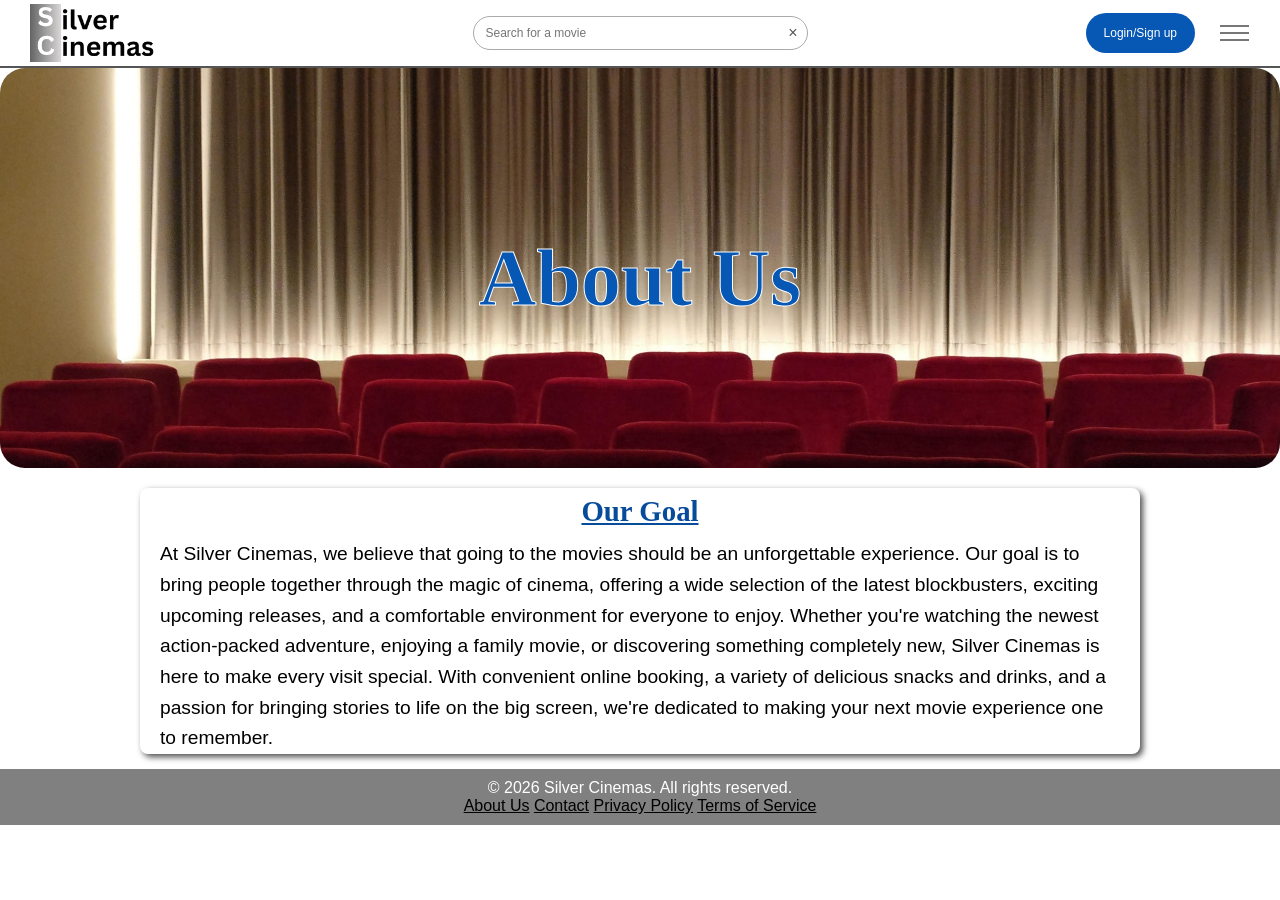
<file: about.html>
<!DOCTYPE html>
<html lang="en">
<head>
    <meta charset="UTF-8">
    <meta name="viewport" content="width=device-width, initial-scale=1.0">
    <link rel="stylesheet" href="stylesheet.css">
    <title>About Us</title>
</head>

<header class="navbar">

    <!-- Silver Cinemas logo -->
    <a href="index.html" class="logo">
        <img src="./assets/Untitled_design-removebg-preview.png" alt="Silver Cinemas">
    </a>
    <!-- Search bar -->
    <div class="search-container">
        <input
            type="text"
            placeholder="Search for a movie"
        >
        <button class="clear-button">
            ×
        </button>
    </div>
    <!-- Right side of navigation -->
    <div class="nav-actions">
        <!-- Login button -->
        <button class="login-button">
            Login/Sign up
        </button>
        <!-- Hamburger menu -->
        <div class="menu-container">
            <button
                class="menu-button"
                aria-label="Open menu"
            >
                <span></span>
                <span></span>
                <span></span>
            </button>
            <!-- Menu links -->
            <nav class="menu">
                <a href="./index.html">Home</a>
                <a href="./Food&Drinks.html">Food & Drinks</a>
                <a href="./about.html">About Us</a>
                <a href="./contact.html">Contact</a>
            </nav>
        </div>
    </div>

</header>

<body>
    <!-- This banner introduces the cinema and its story. -->
    <div class="top-image">
        <h1 id="About-Us-Heading">About Us</h1>
    </div>
        <!-- The text below explains the cinema's goal. -->
        <div class="about-us-text">
            <h2>Our Goal</h2>
            <p>At Silver Cinemas, we believe that going to the movies should be an unforgettable experience. Our goal is to bring people together through the magic of cinema, offering a wide selection of the latest blockbusters, exciting upcoming releases, and a comfortable environment for everyone to enjoy. Whether you're watching the newest action-packed adventure, enjoying a family movie, or discovering something completely new, Silver Cinemas is here to make every visit special. With convenient online booking, a variety of delicious snacks and drinks, and a passion for bringing stories to life on the big screen, we're dedicated to making your next movie experience one to remember.</p>
        </div>
    
    <script src="search.js"></script>
    <script src="script.js"></script>
    <footer>
        <p>&copy; 2026 Silver Cinemas. All rights reserved.</p>
        <div class="footer-links">
            <a href="./about.html">About Us</a>
            <a href="./contact.html">Contact</a>
            <a href="./privacy.html">Privacy Policy</a>
            <a href="./terms.html">Terms of Service</a>
        </div>
    </footer>
</body>
</html>
</file>
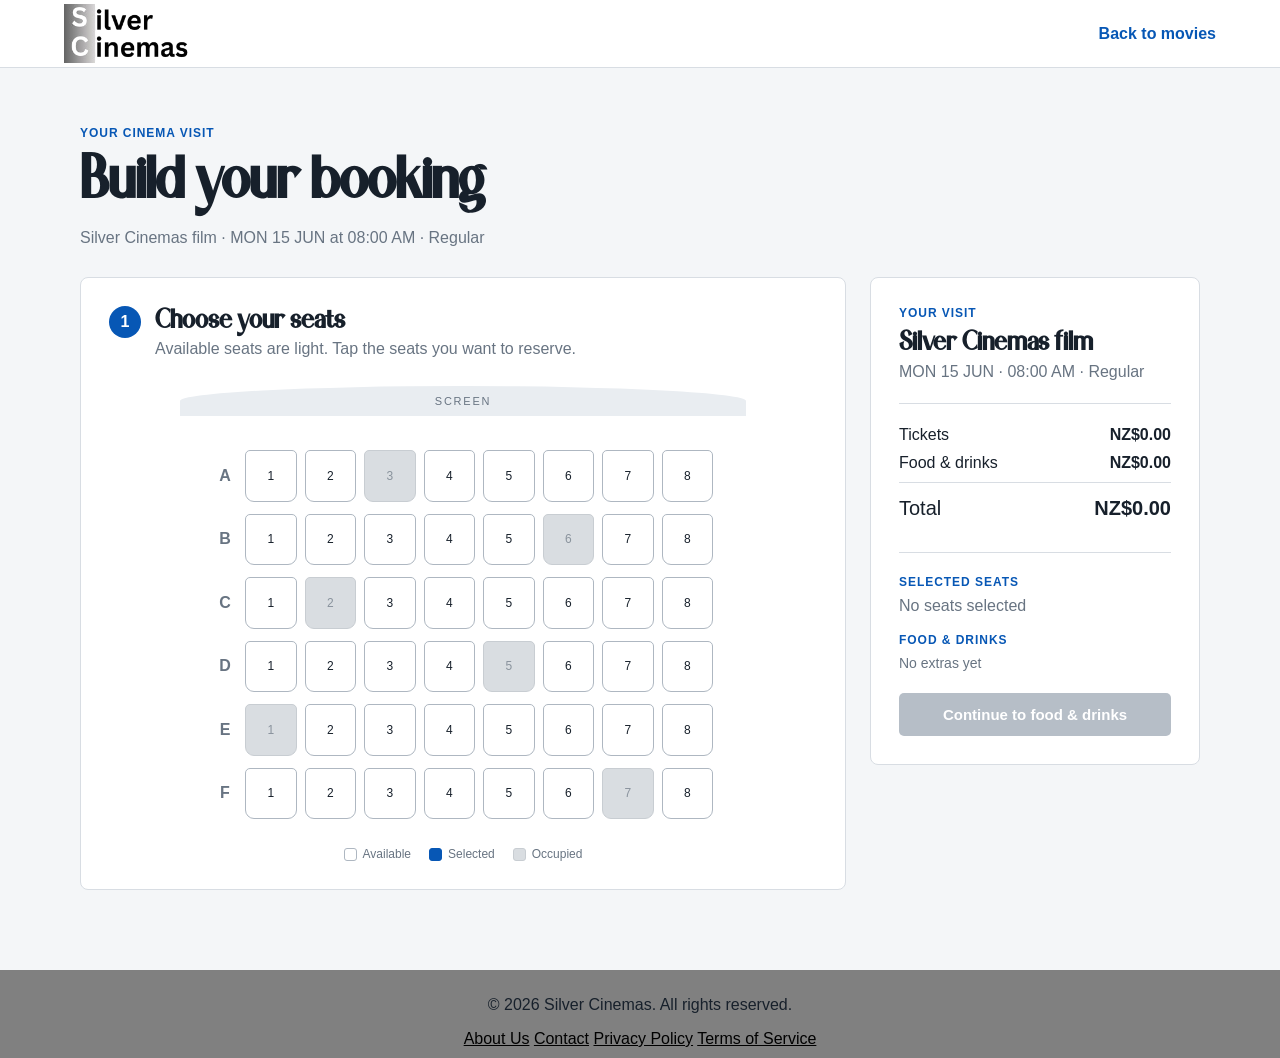
<file: booking.html>
<!DOCTYPE html>
<html lang="en">
<head>
    <meta charset="UTF-8">
    <meta name="viewport" content="width=device-width, initial-scale=1.0">
    <title>Book your seats | Silver Cinemas</title>
    <link rel="stylesheet" href="./booking-styles.css">
</head>
<body>
    <header class="booking-header">
        <a href="./index.html" class="booking-logo">
            <img src="./assets/Untitled_design-removebg-preview.png" alt="Silver Cinemas">
        </a>
        <a class="back-link" href="./index.html">Back to movies</a>
    </header>

    <main class="booking-shell">
        <!-- BOOKING INTRODUCTION -->
        <div class="booking-heading">
            <p class="eyebrow">Your cinema visit</p>
            <h1>Build your booking</h1>
            <p id="booking-details">Choose your seats, then add something delicious for the film.</p>
        </div>

        <!-- SEAT SELECTION AND BOOKING SUMMARY -->
        <div class="booking-layout">
            <section class="booking-panel">
                <div class="step-heading">
                    <span class="step-number">1</span>
                    <div>
                        <h2>Choose your seats</h2>
                        <p>Available seats are light. Tap the seats you want to reserve.</p>
                    </div>
                </div>
                <!-- The seat map is created from the available rows and seats. -->
                <div class="screen">SCREEN</div>
                <div id="seat-map" class="seat-map" aria-label="Seat selection"></div>
                <div class="seat-legend">
                    <span><i class="legend-seat available"></i>Available</span>
                    <span><i class="legend-seat selected"></i>Selected</span>
                    <span><i class="legend-seat occupied"></i>Occupied</span>
                </div>
            </section>

            <aside class="booking-summary">
                <!-- These totals update when seats or food choices change. -->
                <div class="summary-block">
                    <p class="summary-label">Your visit</p>
                    <h2 id="summary-movie">Movie booking</h2>
                    <p id="summary-showtime">Select a showtime to begin</p>
                </div>
                <div class="summary-block">
                    <div class="summary-row"><span>Tickets</span><strong id="ticket-total">NZ$0.00</strong></div>
                    <div class="summary-row"><span>Food & drinks</span><strong id="food-total">NZ$0.00</strong></div>
                    <div class="summary-total"><span>Total</span><strong id="booking-total">NZ$0.00</strong></div>
                </div>
                <div class="summary-block selected-items">
                    <p class="summary-label">Selected seats</p>
                    <p id="selected-seats">No seats selected</p>
                    <p class="summary-label food-label">Food & drinks</p>
                    <div id="selected-food">No extras yet</div>
                </div>
                <button id="continue-button" class="primary-button" type="button" disabled>Continue to food & drinks</button>
            </aside>
        </div>

        <!-- FOOD AND DRINK SELECTION -->
        <section id="concessions" class="booking-panel concessions-panel" hidden>
            <div class="step-heading">
                <span class="step-number">2</span>
                <div>
                    <h2>Food & drinks</h2>
                    <p>Add treats to collect at the cinema, or continue without extras.</p>
                </div>
            </div>
            <div id="concession-list" class="concession-list"></div>
            <button id="review-button" class="primary-button" type="button">Review booking</button>
        </section>

        <!-- BOOKING REVIEW -->
        <section id="review" class="booking-panel review-panel" hidden>
            <div class="step-heading">
                <span class="step-number">3</span>
                <div>
                    <h2>Review your booking</h2>
                    <p>Everything looks good? Confirm this demo booking below.</p>
                </div>
            </div>
            <div id="review-content" class="review-content"></div>
            <button id="confirm-button" class="primary-button" type="button">Confirm booking</button>
        </section>

        <!-- BOOKING CONFIRMATION -->
        <section id="confirmation" class="confirmation-panel" hidden>
            <p class="eyebrow">Booking confirmed</p>
            <h2 id="confirmation-title">Enjoy the show.</h2>
            <p id="confirmation-details"></p>
            <a class="primary-button" href="./index.html">Browse more films</a>
        </section>
    </main>
    <script src="./booking.js"></script>
    <footer>
        <p>&copy; 2026 Silver Cinemas. All rights reserved.</p>
        <div class="footer-links">
            <a href="./about.html">About Us</a>
            <a href="./contact.html">Contact</a>
            <a href="./privacy.html">Privacy Policy</a>
            <a href="./terms.html">Terms of Service</a>
        </div>
    </footer>
</body>
</html>
</file>
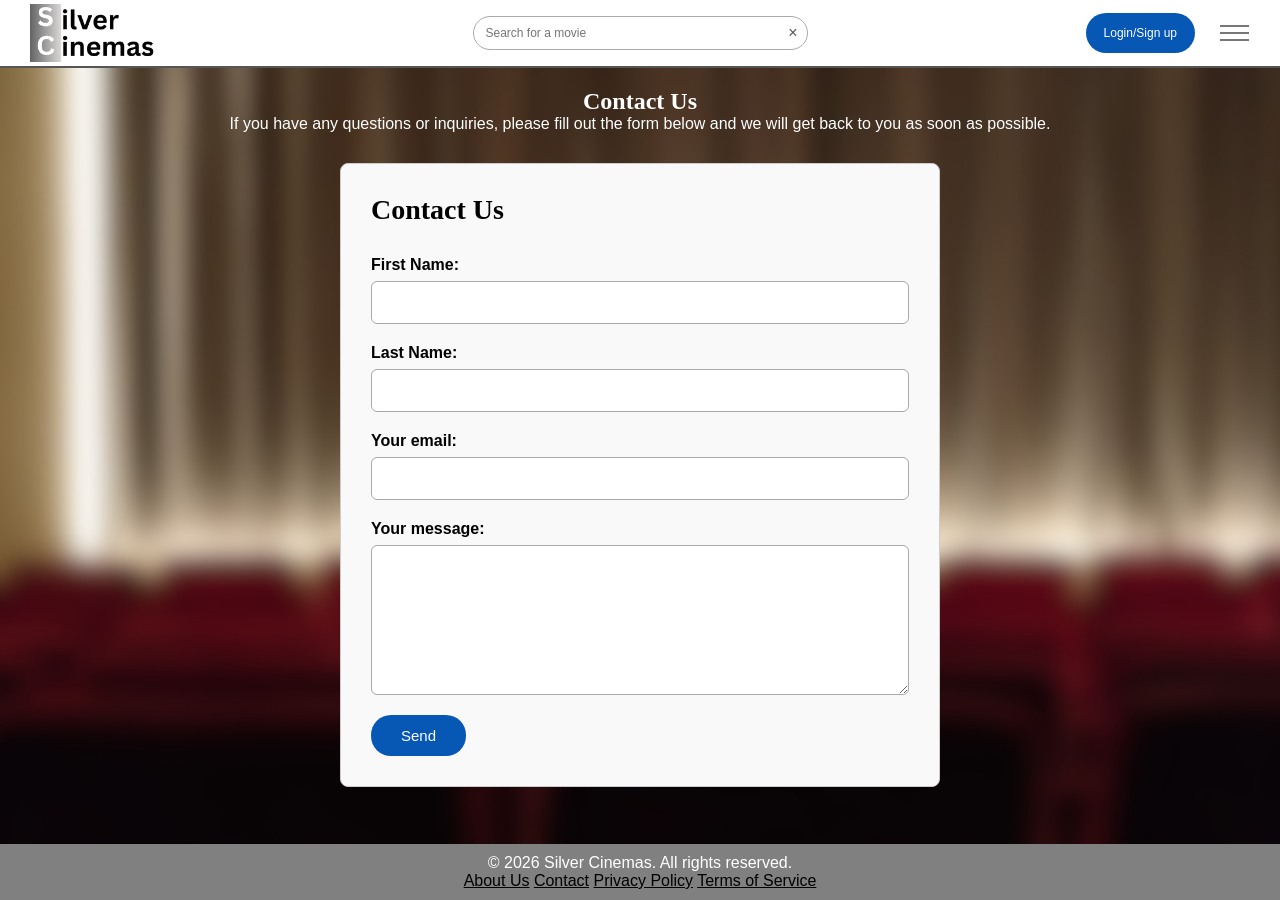
<file: contact.html>
<!DOCTYPE html>
<html lang="en">
<head>
    <meta charset="UTF-8">
    <meta name="viewport" content="width=device-width, initial-scale=1.0">
    <link rel="stylesheet" href="stylesheet.css">
    <title>Contact Us</title>
</head>


<body class="contact-page">

<nav class="navbar">

        <!-- Silver Cinemas logo -->
        <a href="index.html" class="logo">
            <img src="./assets/Untitled_design-removebg-preview.png" alt="Silver Cinemas">
        </a>


        <!-- Search bar -->
        <div class="search-container">

            <input type="text" placeholder="Search for a movie">
            <button class="clear-button">
                ×
            </button>

        </div>


        <!-- Right side of navigation -->
        <div class="nav-actions">

            <!-- Login button -->
            <button class="login-button">
                Login/Sign up
            </button>


            <!-- Hamburger menu -->
            <div class="menu-container">

                <button
                    class="menu-button"
                    aria-label="Open menu"
                >
                    <span></span>
                    <span></span>
                    <span></span>
                </button>


                <!-- Menu links -->
                <nav class="menu">

                    <a href="./index.html">Home</a>

                    <a href="./Food&Drinks.html">Food & Drinks</a>

                    <a href="./about.html">About Us</a>

                    <a href="./contact.html">Contact</a>

                </nav>

            </div>

        </div>

    </nav>

<!-- Contact details and the message form sit inside this section. -->
<div class="contact-wrapper">
        <section class="contact-section">
            <h1>Contact Us</h1>
            <p>If you have any questions or inquiries, please fill out the form below and we will get back to you as soon as possible.</p>
        </section>

    <!-- Visitors can send a message using this form. -->
    <div class="contact-form">
          <!-- modify this form HTML and place wherever you want your form -->
      <form action="https://formspree.io/f/myeygqaw" method="POST">
        <h2>Contact Us</h2>
        <label>
          First Name:
          <input type="text" name="first_name">
        </label>
        <label>
          Last Name:
          <input type="text" name="last_name">
        </label>
        <label>
          Your email:
          <input type="email" name="email">
        </label>
        <label>
          Your message:
          <textarea name="message"></textarea>
        </label>
        <!-- your other form fields go here -->
        <button type="submit">Send</button>
      </form>
    </div>


<script src="search.js"></script>
<script src="script.js"></script>
</div>
<footer>
    <p>&copy; 2026 Silver Cinemas. All rights reserved.</p>
    <div class="footer-links">
        <a href="./about.html">About Us</a>
        <a href="./contact.html">Contact</a>
        <a href="./privacy.html">Privacy Policy</a>
        <a href="./terms.html">Terms of Service</a>
    </div>
</footer>
</body>
</html>
</file>
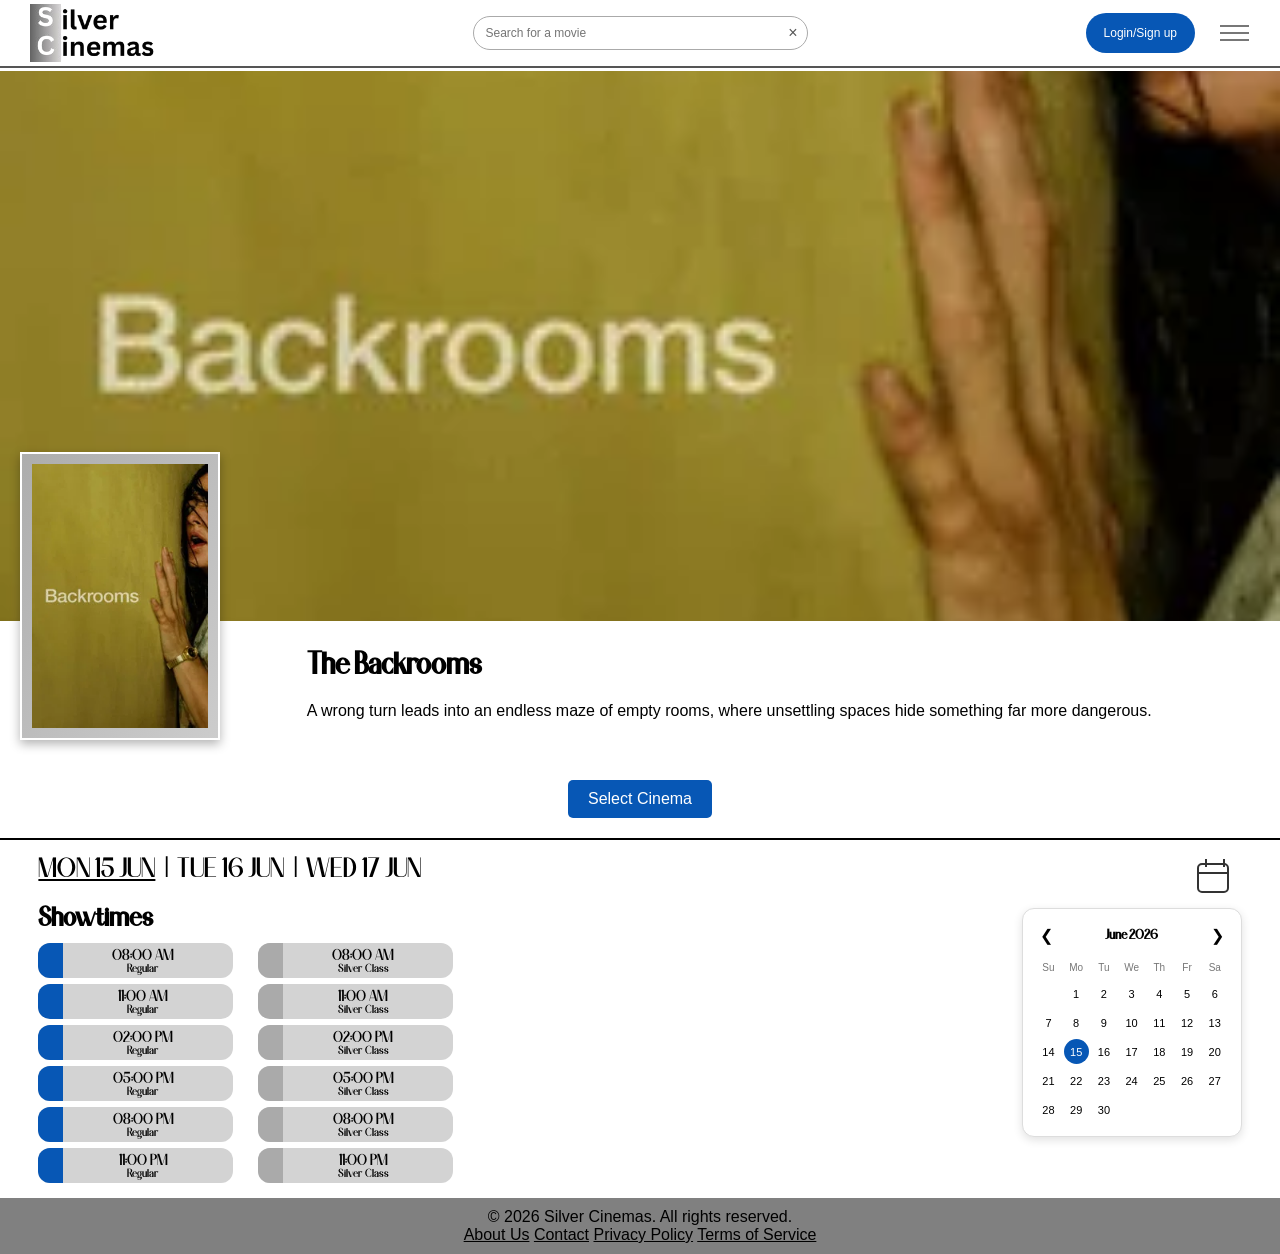
<file: movies/Backrooms.html>
<!DOCTYPE html>
<html lang="en">

<head>
    <meta charset="UTF-8">
    <meta name="viewport" content="width=device-width, initial-scale=1.0">

    <title>The Backrooms</title>

    <link rel="stylesheet" href="../movie-styles.css">
</head>


<body>

    <header class="navbar">

        <!-- Silver Cinemas logo -->
        <a href="../index.html" class="logo">
            <img src="../assets/Untitled_design-removebg-preview.png" alt="Silver Cinemas">
        </a>


        <!-- Search bar -->
        <div class="search-container">

            <input
                type="text"
                placeholder="Search for a movie"
            >

            <button class="clear-button">
                ×
            </button>

        </div>


        <!-- Right side of navigation -->
        <div class="nav-actions">

            <!-- Login button -->
            <button class="login-button">
                Login/Sign up
            </button>


            <!-- Hamburger menu -->
            <div class="menu-container">

                <button class="menu-button" aria-label="Open menu">
                    <span></span>
                    <span></span>
                    <span></span>
                </button>


                <!-- Menu links -->
                <nav class="menu">
                    <a href="../index.html">Home</a>
                    <a href="../Food&Drinks.html">Food & Drinks</a>
                    <a href="../about.html">About Us</a>
                    <a href="../contact.html">Contact</a>
                </nav>
            </div>
        </div>

    </header>
    <!-- This area shows the film artwork, title, and description. -->
    <main>
        <div class="hero-img-container">
            <img src="../assets/Backrooms poster.webp" alt="The Backrooms poster" class="hero-img">            
        </div>
        <div class="movie-description">
            <img src="../assets/Backrooms poster.webp" alt="The Backrooms poster" class="small-poster">
            <div class="movie-text">
                <h1>The Backrooms</h1>
                <p>A wrong turn leads into an endless maze of empty rooms, where unsettling spaces hide something far more dangerous.</p>
            </div>
        </div>
        <button class="select-cinema">Select Cinema</button>
        <div style="background-color: black; height: 2px;"></div>
        <!-- Choose a date and showtime for this film. -->
        <div class="booking-dates">

    <!-- Dates displayed above the showtimes -->
    <div class="date-selection">
        <h2>
            <button class="date-button active">MON 15 JUN</button>
            <span>|</span>
            <button class="date-button">TUE 16 JUN</button>
            <span>|</span>
            <button class="date-button">WED 17 JUN</button>
        </h2>
            <div class="showtimes">
                <h2>Showtimes</h2>
                <div class="showtime-buttons">

                    <div class="showtime-row">
                        <button class="showtime-button regular">
                            <span>08:00 AM</span>
                            <small>Regular</small>
                        </button>

                        <button class="showtime-button silver">
                            <span>08:00 AM</span>
                            <small>Silver Class</small>
                        </button>
                    </div>

                    <div class="showtime-row">
                        <button class="showtime-button regular">
                            <span>11:00 AM</span>
                            <small>Regular</small>
                        </button>

                        <button class="showtime-button silver">
                            <span>11:00 AM</span>
                            <small>Silver Class</small>
                        </button>
                    </div>

                    <div class="showtime-row">
                        <button class="showtime-button regular">
                            <span>02:00 PM</span>
                            <small>Regular</small>
                        </button>

                        <button class="showtime-button silver">
                            <span>02:00 PM</span>
                            <small>Silver Class</small>
                        </button>
                    </div>

                    <div class="showtime-row">
                        <button class="showtime-button regular">
                            <span>05:00 PM</span>
                            <small>Regular</small>
                        </button>

                        <button class="showtime-button silver">
                            <span>05:00 PM</span>
                            <small>Silver Class</small>
                        </button>
                    </div>

                    <div class="showtime-row">
                        <button class="showtime-button regular">
                            <span>08:00 PM</span>
                            <small>Regular</small>
                        </button>

                        <button class="showtime-button silver">
                            <span>08:00 PM</span>
                            <small>Silver Class</small>
                        </button>
                    </div>

                    <div class="showtime-row">
                        <button class="showtime-button regular">
                            <span>11:00 PM</span>
                            <small>Regular</small>
                        </button>

                        <button class="showtime-button silver">
                            <span>11:00 PM</span>
                            <small>Silver Class</small>
                        </button>
                    </div>

                </div>

            </div>
            </div>
             <!-- Calendar -->
    <div class="calendar-container">
        <!-- Calendar icon -->
        <button class="calendar-toggle" aria-label="Open calendar">
            <span class="calendar-icon"></span>
        </button>

        <div class="calendar">
            <!-- Calendar header -->
            <div class="calendar-header">
                <button class="calendar-prev">
                    &#10094;
                </button>
                <h3 id="calendar-month">June 2026</h3>
                <button class="calendar-next">
                    &#10095;
                </button>
            </div>
            <!-- Days of the week -->
            <div class="calendar-weekdays">
                <span>Su</span>
                <span>Mo</span>
                <span>Tu</span>
                <span>We</span>
                <span>Th</span>
                <span>Fr</span>
                <span>Sa</span>
            </div>
            <!-- Calendar dates -->
            <div class="calendar-days" id="calendar-days"></div>
        </div>
    </div>
    </div>


   

</div>
    </main>
    <script src="../script.js"></script>
    <script src="../calendar.js"></script>
    <script src="../search.js"></script>
    <footer>
        <p>&copy; 2026 Silver Cinemas. All rights reserved.</p>
        <div class="footer-links">
            <a href="../about.html">About Us</a>
            <a href="../contact.html">Contact</a>
            <a href="../privacy.html">Privacy Policy</a>
            <a href="../terms.html">Terms of Service</a>
        </div>
    </footer>
</body>
</file>
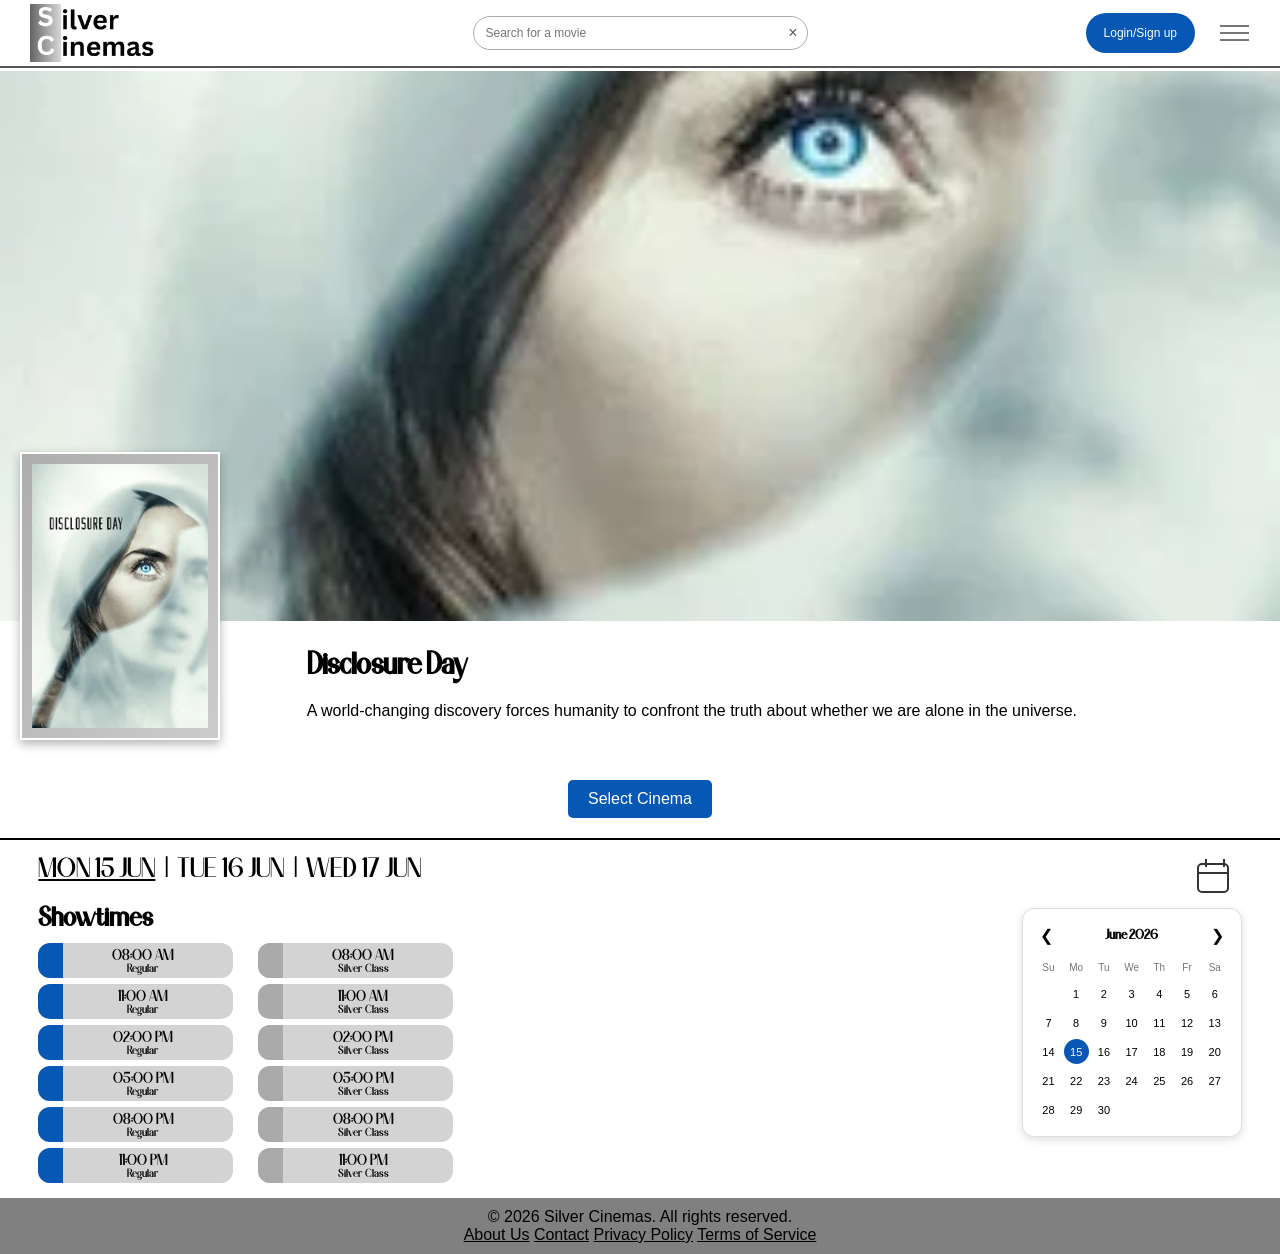
<file: movies/Disclosure-Day.html>
<!DOCTYPE html>
<html lang="en">

<head>
    <meta charset="UTF-8">
    <meta name="viewport" content="width=device-width, initial-scale=1.0">

    <title>Disclosure Day</title>

    <link rel="stylesheet" href="../movie-styles.css">
</head>


<body>

    <header class="navbar">

        <!-- Silver Cinemas logo -->
        <a href="../index.html" class="logo">
            <img src="../assets/Untitled_design-removebg-preview.png" alt="Silver Cinemas">
        </a>


        <!-- Search bar -->
        <div class="search-container">

            <input
                type="text"
                placeholder="Search for a movie"
            >

            <button class="clear-button">
                ×
            </button>

        </div>


        <!-- Right side of navigation -->
        <div class="nav-actions">

            <!-- Login button -->
            <button class="login-button">
                Login/Sign up
            </button>


            <!-- Hamburger menu -->
            <div class="menu-container">

                <button class="menu-button" aria-label="Open menu">
                    <span></span>
                    <span></span>
                    <span></span>
                </button>


                <!-- Menu links -->
                <nav class="menu">
                    <a href="../index.html">Home</a>
                    <a href="../Food&Drinks.html">Food & Drinks</a>
                    <a href="../about.html">About Us</a>
                    <a href="../contact.html">Contact</a>
                </nav>
            </div>
        </div>

    </header>
    <!-- This area shows the film artwork, title, and description. -->
    <main>
        <div class="hero-img-container">
            <img src="../assets/Disclosure day poster.webp" alt="Disclosure Day poster" class="hero-img">            
        </div>
        <div class="movie-description">
            <img src="../assets/Disclosure day poster.webp" alt="Disclosure Day poster" class="small-poster">
            <div class="movie-text">
                <h1>Disclosure Day</h1>
                <p>A world-changing discovery forces humanity to confront the truth about whether we are alone in the universe.</p>
            </div>
        </div>
        <button class="select-cinema">Select Cinema</button>
        <div style="background-color: black; height: 2px;"></div>
        <!-- Choose a date and showtime for this film. -->
        <div class="booking-dates">

    <!-- Dates displayed above the showtimes -->
    <div class="date-selection">
        <h2>
            <button class="date-button active">MON 15 JUN</button>
            <span>|</span>
            <button class="date-button">TUE 16 JUN</button>
            <span>|</span>
            <button class="date-button">WED 17 JUN</button>
        </h2>
            <div class="showtimes">
                <h2>Showtimes</h2>
                <div class="showtime-buttons">

                    <div class="showtime-row">
                        <button class="showtime-button regular">
                            <span>08:00 AM</span>
                            <small>Regular</small>
                        </button>

                        <button class="showtime-button silver">
                            <span>08:00 AM</span>
                            <small>Silver Class</small>
                        </button>
                    </div>

                    <div class="showtime-row">
                        <button class="showtime-button regular">
                            <span>11:00 AM</span>
                            <small>Regular</small>
                        </button>

                        <button class="showtime-button silver">
                            <span>11:00 AM</span>
                            <small>Silver Class</small>
                        </button>
                    </div>

                    <div class="showtime-row">
                        <button class="showtime-button regular">
                            <span>02:00 PM</span>
                            <small>Regular</small>
                        </button>

                        <button class="showtime-button silver">
                            <span>02:00 PM</span>
                            <small>Silver Class</small>
                        </button>
                    </div>

                    <div class="showtime-row">
                        <button class="showtime-button regular">
                            <span>05:00 PM</span>
                            <small>Regular</small>
                        </button>

                        <button class="showtime-button silver">
                            <span>05:00 PM</span>
                            <small>Silver Class</small>
                        </button>
                    </div>

                    <div class="showtime-row">
                        <button class="showtime-button regular">
                            <span>08:00 PM</span>
                            <small>Regular</small>
                        </button>

                        <button class="showtime-button silver">
                            <span>08:00 PM</span>
                            <small>Silver Class</small>
                        </button>
                    </div>

                    <div class="showtime-row">
                        <button class="showtime-button regular">
                            <span>11:00 PM</span>
                            <small>Regular</small>
                        </button>

                        <button class="showtime-button silver">
                            <span>11:00 PM</span>
                            <small>Silver Class</small>
                        </button>
                    </div>

                </div>

            </div>
            </div>
             <!-- Calendar -->
    <div class="calendar-container">
        <!-- Calendar icon -->
        <button class="calendar-toggle" aria-label="Open calendar">
            <span class="calendar-icon"></span>
        </button>

        <div class="calendar">
            <!-- Calendar header -->
            <div class="calendar-header">
                <button class="calendar-prev">
                    &#10094;
                </button>
                <h3 id="calendar-month">June 2026</h3>
                <button class="calendar-next">
                    &#10095;
                </button>
            </div>
            <!-- Days of the week -->
            <div class="calendar-weekdays">
                <span>Su</span>
                <span>Mo</span>
                <span>Tu</span>
                <span>We</span>
                <span>Th</span>
                <span>Fr</span>
                <span>Sa</span>
            </div>
            <!-- Calendar dates -->
            <div class="calendar-days" id="calendar-days"></div>
        </div>
    </div>
    </div>


   

</div>
    </main>
    <script src="../script.js"></script>
    <script src="../calendar.js"></script>
    <script src="../search.js"></script>
    <footer>
        <p>&copy; 2026 Silver Cinemas. All rights reserved.</p>
        <div class="footer-links">
            <a href="../about.html">About Us</a>
            <a href="../contact.html">Contact</a>
            <a href="../privacy.html">Privacy Policy</a>
            <a href="../terms.html">Terms of Service</a>
        </div>
    </footer>
</body>
</file>
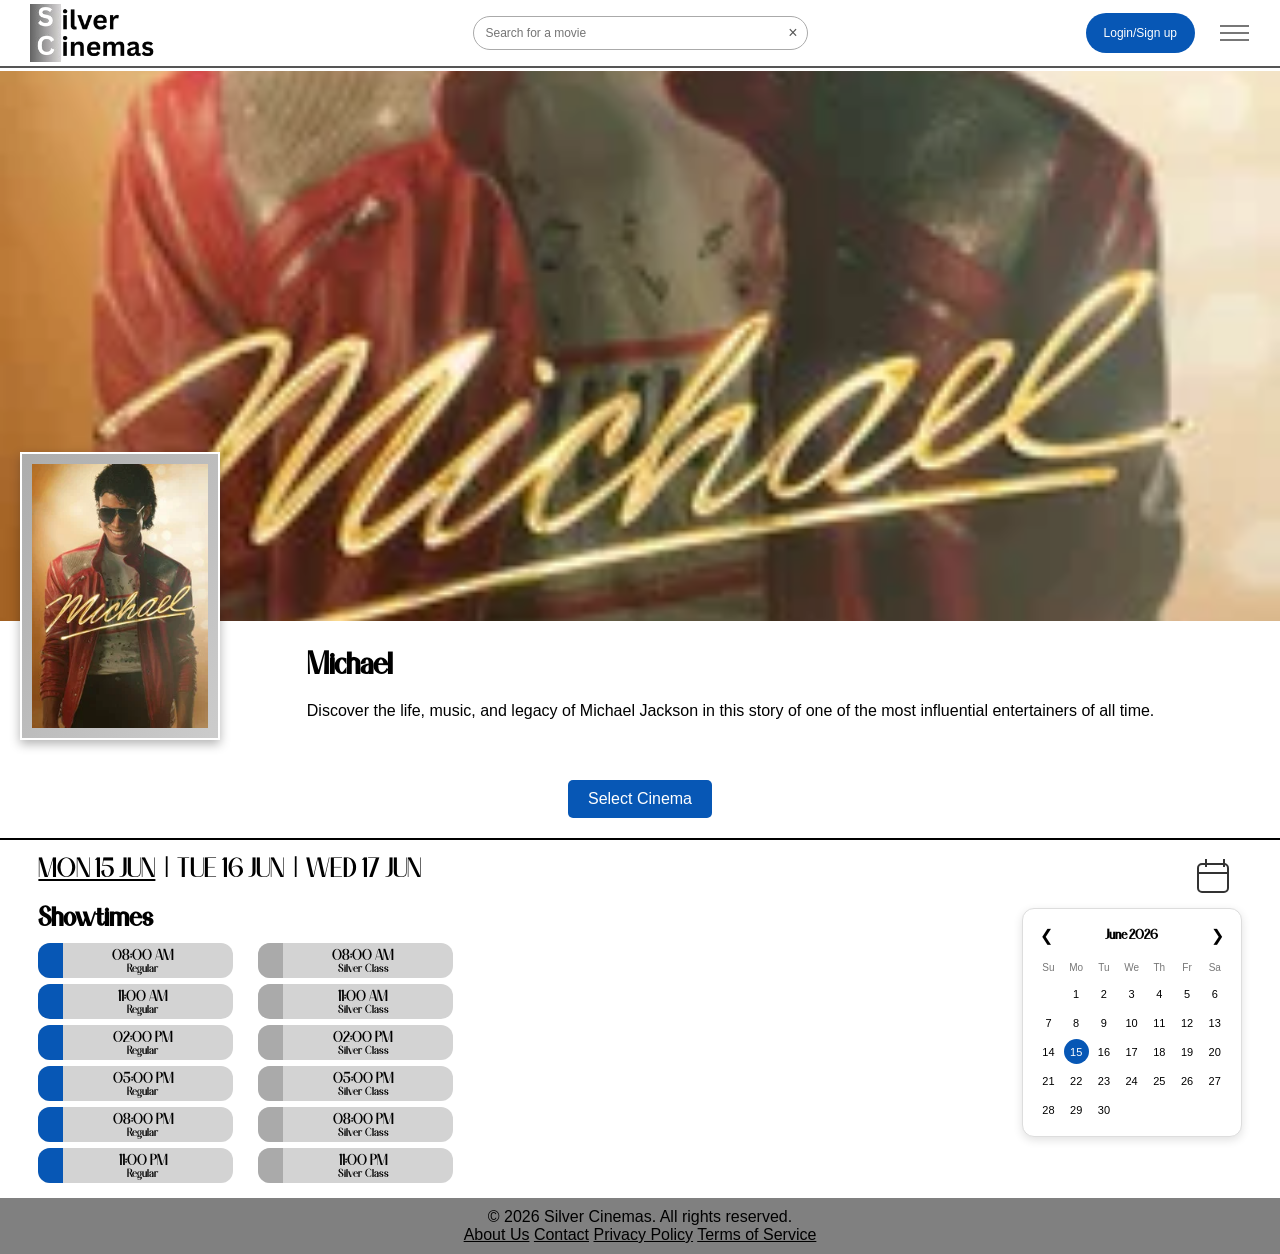
<file: movies/Michael.html>
<!DOCTYPE html>
<html lang="en">

<head>
    <meta charset="UTF-8">
    <meta name="viewport" content="width=device-width, initial-scale=1.0">

    <title>Michael</title>

    <link rel="stylesheet" href="../movie-styles.css">
</head>


<body>

    <header class="navbar">

        <!-- Silver Cinemas logo -->
        <a href="../index.html" class="logo">
            <img src="../assets/Untitled_design-removebg-preview.png" alt="Silver Cinemas">
        </a>


        <!-- Search bar -->
        <div class="search-container">

            <input
                type="text"
                placeholder="Search for a movie"
            >

            <button class="clear-button">
                ×
            </button>

        </div>


        <!-- Right side of navigation -->
        <div class="nav-actions">

            <!-- Login button -->
            <button class="login-button">
                Login/Sign up
            </button>


            <!-- Hamburger menu -->
            <div class="menu-container">

                <button class="menu-button" aria-label="Open menu">
                    <span></span>
                    <span></span>
                    <span></span>
                </button>


                <!-- Menu links -->
                <nav class="menu">
                    <a href="../index.html">Home</a>
                    <a href="../Food&Drinks.html">Food & Drinks</a>
                    <a href="../about.html">About Us</a>
                    <a href="../contact.html">Contact</a>
                </nav>
            </div>
        </div>

    </header>
    <!-- This area shows the film artwork, title, and description. -->
    <main>
        <div class="hero-img-container">
            <img src="../assets/Michael Poster.webp" alt="Michael poster" class="hero-img">            
        </div>
        <div class="movie-description">
            <img src="../assets/Michael Poster.webp" alt="Michael poster" class="small-poster">
            <div class="movie-text">
                <h1>Michael</h1>
                <p>Discover the life, music, and legacy of Michael Jackson in this story of one of the most influential entertainers of all time.</p>
            </div>
        </div>
        <button class="select-cinema">Select Cinema</button>
        <div style="background-color: black; height: 2px;"></div>
        <!-- Choose a date and showtime for this film. -->
        <div class="booking-dates">

    <!-- Dates displayed above the showtimes -->
    <div class="date-selection">
        <h2>
            <button class="date-button active">MON 15 JUN</button>
            <span>|</span>
            <button class="date-button">TUE 16 JUN</button>
            <span>|</span>
            <button class="date-button">WED 17 JUN</button>
        </h2>
            <div class="showtimes">
                <h2>Showtimes</h2>
                <div class="showtime-buttons">

                    <div class="showtime-row">
                        <button class="showtime-button regular">
                            <span>08:00 AM</span>
                            <small>Regular</small>
                        </button>

                        <button class="showtime-button silver">
                            <span>08:00 AM</span>
                            <small>Silver Class</small>
                        </button>
                    </div>

                    <div class="showtime-row">
                        <button class="showtime-button regular">
                            <span>11:00 AM</span>
                            <small>Regular</small>
                        </button>

                        <button class="showtime-button silver">
                            <span>11:00 AM</span>
                            <small>Silver Class</small>
                        </button>
                    </div>

                    <div class="showtime-row">
                        <button class="showtime-button regular">
                            <span>02:00 PM</span>
                            <small>Regular</small>
                        </button>

                        <button class="showtime-button silver">
                            <span>02:00 PM</span>
                            <small>Silver Class</small>
                        </button>
                    </div>

                    <div class="showtime-row">
                        <button class="showtime-button regular">
                            <span>05:00 PM</span>
                            <small>Regular</small>
                        </button>

                        <button class="showtime-button silver">
                            <span>05:00 PM</span>
                            <small>Silver Class</small>
                        </button>
                    </div>

                    <div class="showtime-row">
                        <button class="showtime-button regular">
                            <span>08:00 PM</span>
                            <small>Regular</small>
                        </button>

                        <button class="showtime-button silver">
                            <span>08:00 PM</span>
                            <small>Silver Class</small>
                        </button>
                    </div>

                    <div class="showtime-row">
                        <button class="showtime-button regular">
                            <span>11:00 PM</span>
                            <small>Regular</small>
                        </button>

                        <button class="showtime-button silver">
                            <span>11:00 PM</span>
                            <small>Silver Class</small>
                        </button>
                    </div>

                </div>

            </div>
            </div>
             <!-- Calendar -->
    <div class="calendar-container">
        <!-- Calendar icon -->
        <button class="calendar-toggle" aria-label="Open calendar">
            <span class="calendar-icon"></span>
        </button>

        <div class="calendar">
            <!-- Calendar header -->
            <div class="calendar-header">
                <button class="calendar-prev">
                    &#10094;
                </button>
                <h3 id="calendar-month">June 2026</h3>
                <button class="calendar-next">
                    &#10095;
                </button>
            </div>
            <!-- Days of the week -->
            <div class="calendar-weekdays">
                <span>Su</span>
                <span>Mo</span>
                <span>Tu</span>
                <span>We</span>
                <span>Th</span>
                <span>Fr</span>
                <span>Sa</span>
            </div>
            <!-- Calendar dates -->
            <div class="calendar-days" id="calendar-days"></div>
        </div>
    </div>
    </div>


   

</div>
    </main>
    <script src="../script.js"></script>
    <script src="../calendar.js"></script>
    <script src="../search.js"></script>
    <footer>
        <p>&copy; 2026 Silver Cinemas. All rights reserved.</p>
        <div class="footer-links">
            <a href="../about.html">About Us</a>
            <a href="../contact.html">Contact</a>
            <a href="../privacy.html">Privacy Policy</a>
            <a href="../terms.html">Terms of Service</a>
        </div>
    </footer>
</body>
</file>
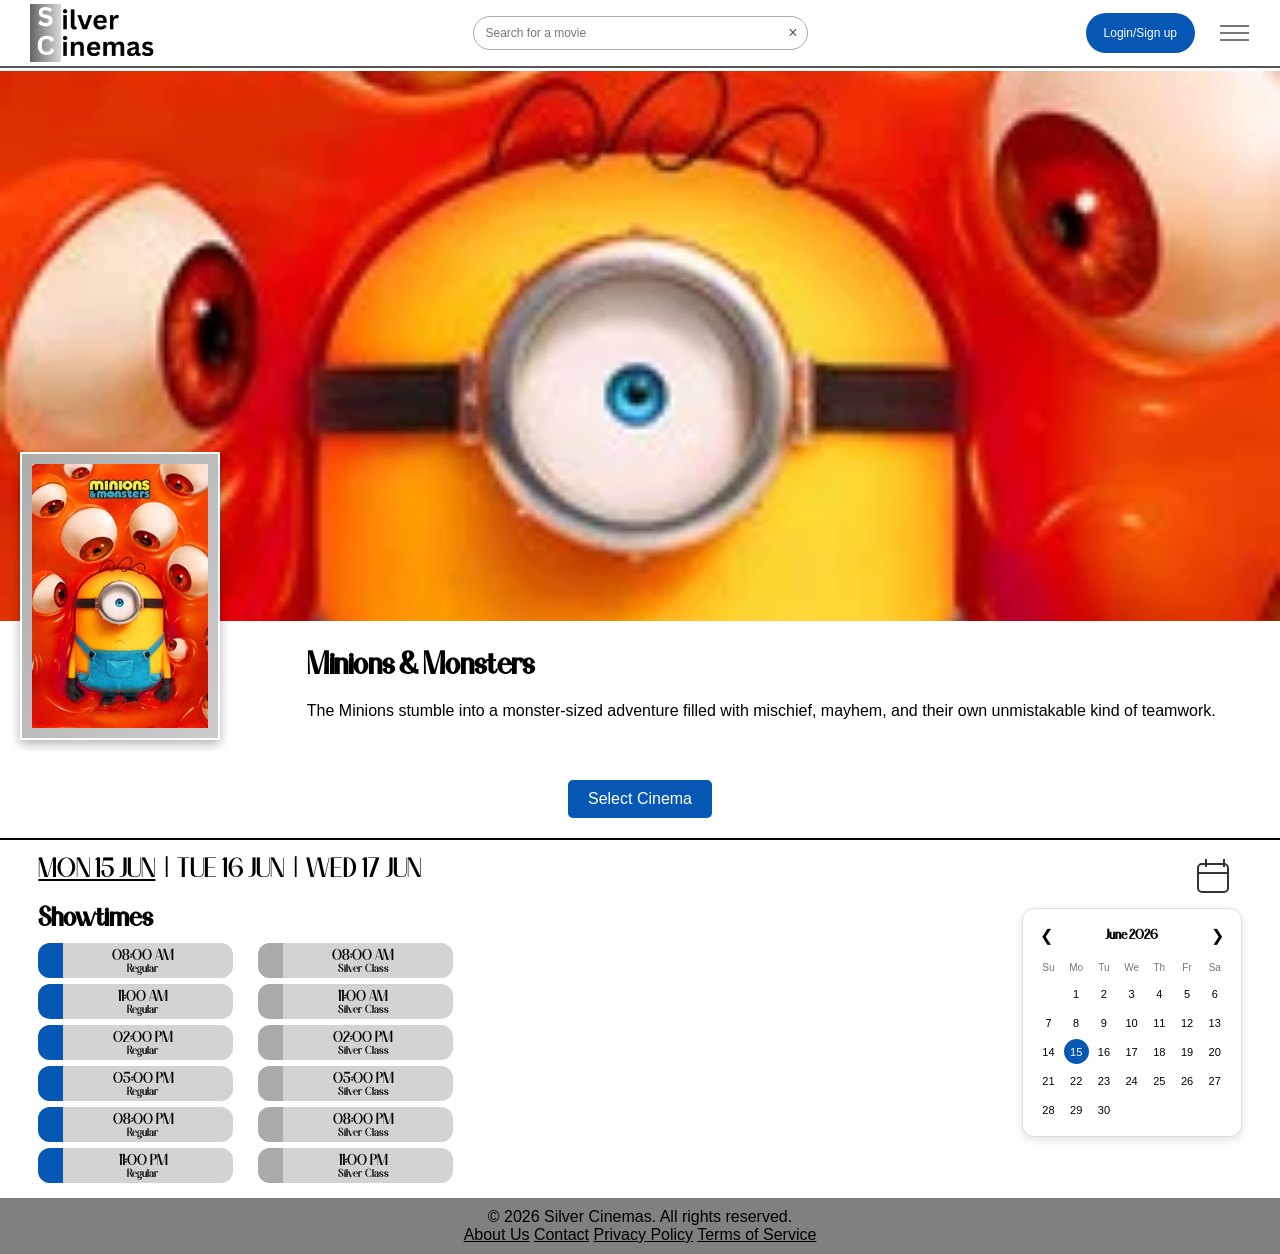
<file: movies/Minions&Monsters.html>
<!DOCTYPE html>
<html lang="en">

<head>
    <meta charset="UTF-8">
    <meta name="viewport" content="width=device-width, initial-scale=1.0">

    <title>Minions &amp; Monsters</title>

    <link rel="stylesheet" href="../movie-styles.css">
</head>


<body>

    <header class="navbar">

        <!-- Silver Cinemas logo -->
        <a href="../index.html" class="logo">
            <img src="../assets/Untitled_design-removebg-preview.png" alt="Silver Cinemas">
        </a>


        <!-- Search bar -->
        <div class="search-container">

            <input
                type="text"
                placeholder="Search for a movie"
            >

            <button class="clear-button">
                ×
            </button>

        </div>


        <!-- Right side of navigation -->
        <div class="nav-actions">

            <!-- Login button -->
            <button class="login-button">
                Login/Sign up
            </button>


            <!-- Hamburger menu -->
            <div class="menu-container">

                <button class="menu-button" aria-label="Open menu">
                    <span></span>
                    <span></span>
                    <span></span>
                </button>


                <!-- Menu links -->
                <nav class="menu">
                    <a href="../index.html">Home</a>
                    <a href="../Food&Drinks.html">Food & Drinks</a>
                    <a href="../about.html">About Us</a>
                    <a href="../contact.html">Contact</a>
                </nav>
            </div>
        </div>

    </header>
    <!-- This area shows the film artwork, title, and description. -->
    <main>
        <div class="hero-img-container">
            <img src="../assets/Minions & Monsters poster.webp" alt="Minions & Monsters poster" class="hero-img">            
        </div>
        <div class="movie-description">
            <img src="../assets/Minions & Monsters poster.webp" alt="Minions & Monsters poster" class="small-poster">
            <div class="movie-text">
                <h1>Minions &amp; Monsters</h1>
                <p>The Minions stumble into a monster-sized adventure filled with mischief, mayhem, and their own unmistakable kind of teamwork.</p>
            </div>
        </div>
        <button class="select-cinema">Select Cinema</button>
        <div style="background-color: black; height: 2px;"></div>
        <!-- Choose a date and showtime for this film. -->
        <div class="booking-dates">

    <!-- Dates displayed above the showtimes -->
    <div class="date-selection">
        <h2>
            <button class="date-button active">MON 15 JUN</button>
            <span>|</span>
            <button class="date-button">TUE 16 JUN</button>
            <span>|</span>
            <button class="date-button">WED 17 JUN</button>
        </h2>
            <div class="showtimes">
                <h2>Showtimes</h2>
                <div class="showtime-buttons">

                    <div class="showtime-row">
                        <button class="showtime-button regular">
                            <span>08:00 AM</span>
                            <small>Regular</small>
                        </button>

                        <button class="showtime-button silver">
                            <span>08:00 AM</span>
                            <small>Silver Class</small>
                        </button>
                    </div>

                    <div class="showtime-row">
                        <button class="showtime-button regular">
                            <span>11:00 AM</span>
                            <small>Regular</small>
                        </button>

                        <button class="showtime-button silver">
                            <span>11:00 AM</span>
                            <small>Silver Class</small>
                        </button>
                    </div>

                    <div class="showtime-row">
                        <button class="showtime-button regular">
                            <span>02:00 PM</span>
                            <small>Regular</small>
                        </button>

                        <button class="showtime-button silver">
                            <span>02:00 PM</span>
                            <small>Silver Class</small>
                        </button>
                    </div>

                    <div class="showtime-row">
                        <button class="showtime-button regular">
                            <span>05:00 PM</span>
                            <small>Regular</small>
                        </button>

                        <button class="showtime-button silver">
                            <span>05:00 PM</span>
                            <small>Silver Class</small>
                        </button>
                    </div>

                    <div class="showtime-row">
                        <button class="showtime-button regular">
                            <span>08:00 PM</span>
                            <small>Regular</small>
                        </button>

                        <button class="showtime-button silver">
                            <span>08:00 PM</span>
                            <small>Silver Class</small>
                        </button>
                    </div>

                    <div class="showtime-row">
                        <button class="showtime-button regular">
                            <span>11:00 PM</span>
                            <small>Regular</small>
                        </button>

                        <button class="showtime-button silver">
                            <span>11:00 PM</span>
                            <small>Silver Class</small>
                        </button>
                    </div>

                </div>

            </div>
            </div>
             <!-- Calendar -->
    <div class="calendar-container">
        <!-- Calendar icon -->
        <button class="calendar-toggle" aria-label="Open calendar">
            <span class="calendar-icon"></span>
        </button>

        <div class="calendar">
            <!-- Calendar header -->
            <div class="calendar-header">
                <button class="calendar-prev">
                    &#10094;
                </button>
                <h3 id="calendar-month">June 2026</h3>
                <button class="calendar-next">
                    &#10095;
                </button>
            </div>
            <!-- Days of the week -->
            <div class="calendar-weekdays">
                <span>Su</span>
                <span>Mo</span>
                <span>Tu</span>
                <span>We</span>
                <span>Th</span>
                <span>Fr</span>
                <span>Sa</span>
            </div>
            <!-- Calendar dates -->
            <div class="calendar-days" id="calendar-days"></div>
        </div>
    </div>
    </div>


   

</div>
    </main>
    <script src="../script.js"></script>
    <script src="../calendar.js"></script>
    <script src="../search.js"></script>
    <footer>
        <p>&copy; 2026 Silver Cinemas. All rights reserved.</p>
        <div class="footer-links">
            <a href="../about.html">About Us</a>
            <a href="../contact.html">Contact</a>
            <a href="../privacy.html">Privacy Policy</a>
            <a href="../terms.html">Terms of Service</a>
        </div>
    </footer>
</body>
</file>
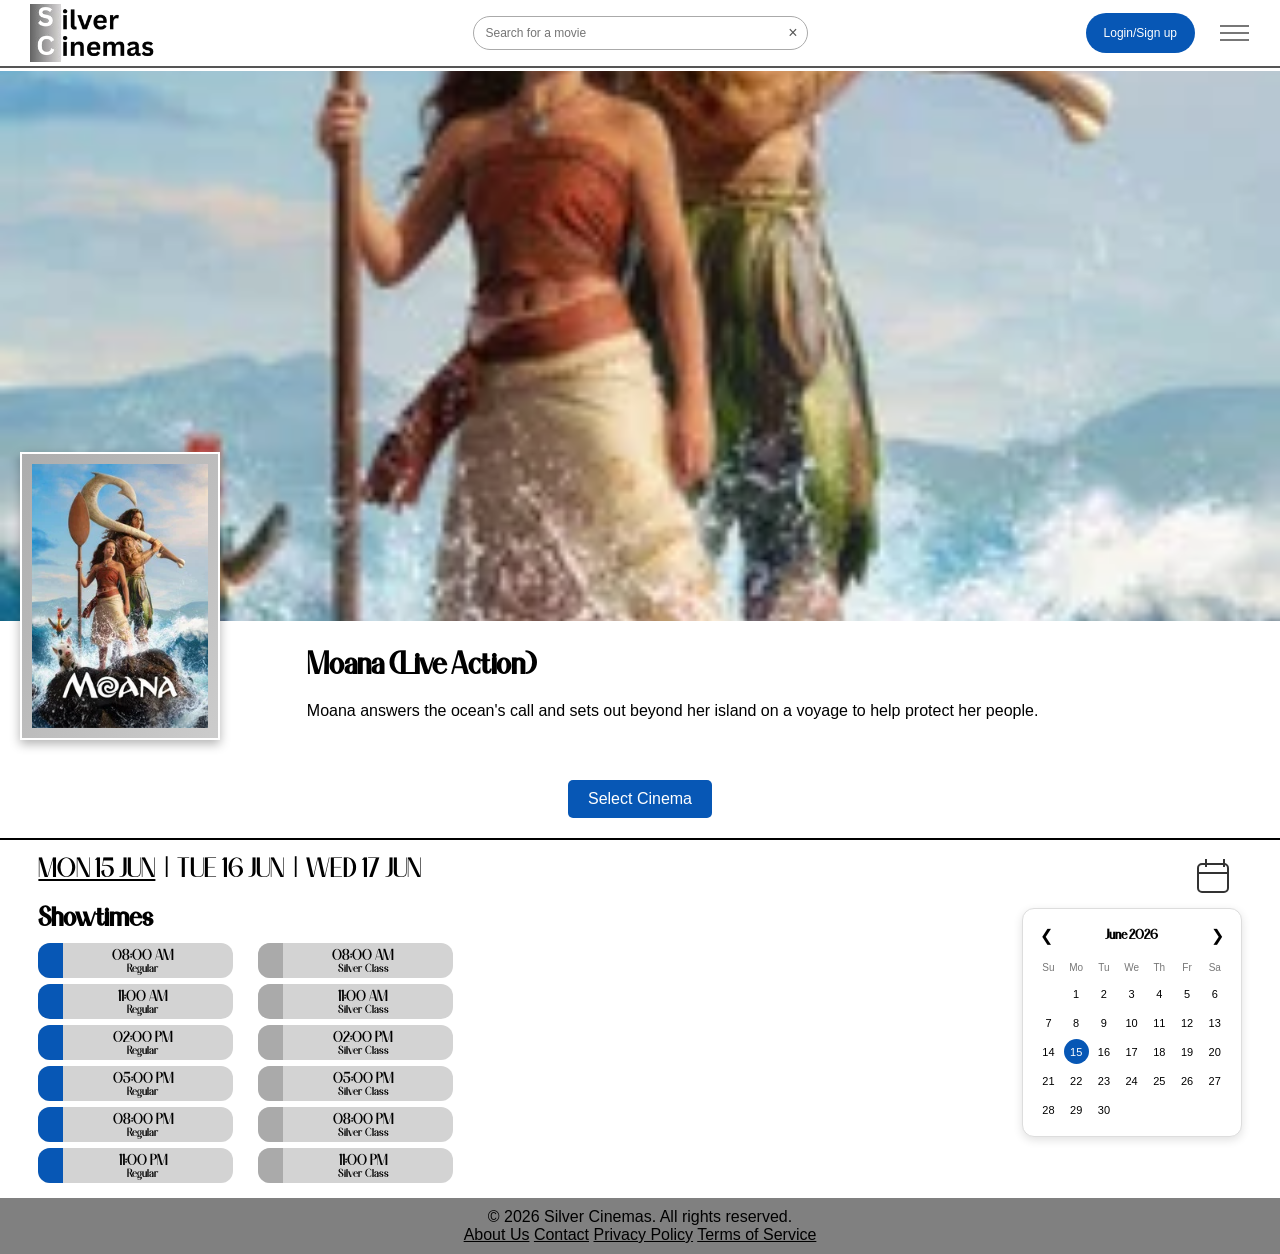
<file: movies/Moana-LA.html>
<!DOCTYPE html>
<html lang="en">

<head>
    <meta charset="UTF-8">
    <meta name="viewport" content="width=device-width, initial-scale=1.0">

    <title>Moana (Live Action)</title>

    <link rel="stylesheet" href="../movie-styles.css">
</head>


<body>

    <header class="navbar">

        <!-- Silver Cinemas logo -->
        <a href="../index.html" class="logo">
            <img src="../assets/Untitled_design-removebg-preview.png" alt="Silver Cinemas">
        </a>


        <!-- Search bar -->
        <div class="search-container">

            <input
                type="text"
                placeholder="Search for a movie"
            >

            <button class="clear-button">
                ×
            </button>

        </div>


        <!-- Right side of navigation -->
        <div class="nav-actions">

            <!-- Login button -->
            <button class="login-button">
                Login/Sign up
            </button>


            <!-- Hamburger menu -->
            <div class="menu-container">

                <button class="menu-button" aria-label="Open menu">
                    <span></span>
                    <span></span>
                    <span></span>
                </button>


                <!-- Menu links -->
                <nav class="menu">
                    <a href="../index.html">Home</a>
                    <a href="../Food&Drinks.html">Food & Drinks</a>
                    <a href="../about.html">About Us</a>
                    <a href="../contact.html">Contact</a>
                </nav>
            </div>
        </div>

    </header>
    <!-- This area shows the film artwork, title, and description. -->
    <main>
        <div class="hero-img-container">
            <img src="../assets/Moana LiveAction Poster.webp" alt="Moana Live Action poster" class="hero-img">            
        </div>
        <div class="movie-description">
            <img src="../assets/Moana LiveAction Poster.webp" alt="Moana Live Action poster" class="small-poster">
            <div class="movie-text">
                <h1>Moana (Live Action)</h1>
                <p>Moana answers the ocean's call and sets out beyond her island on a voyage to help protect her people.</p>
            </div>
        </div>
        <button class="select-cinema">Select Cinema</button>
        <div style="background-color: black; height: 2px;"></div>
        <!-- Choose a date and showtime for this film. -->
        <div class="booking-dates">

    <!-- Dates displayed above the showtimes -->
    <div class="date-selection">
        <h2>
            <button class="date-button active">MON 15 JUN</button>
            <span>|</span>
            <button class="date-button">TUE 16 JUN</button>
            <span>|</span>
            <button class="date-button">WED 17 JUN</button>
        </h2>
            <div class="showtimes">
                <h2>Showtimes</h2>
                <div class="showtime-buttons">

                    <div class="showtime-row">
                        <button class="showtime-button regular">
                            <span>08:00 AM</span>
                            <small>Regular</small>
                        </button>

                        <button class="showtime-button silver">
                            <span>08:00 AM</span>
                            <small>Silver Class</small>
                        </button>
                    </div>

                    <div class="showtime-row">
                        <button class="showtime-button regular">
                            <span>11:00 AM</span>
                            <small>Regular</small>
                        </button>

                        <button class="showtime-button silver">
                            <span>11:00 AM</span>
                            <small>Silver Class</small>
                        </button>
                    </div>

                    <div class="showtime-row">
                        <button class="showtime-button regular">
                            <span>02:00 PM</span>
                            <small>Regular</small>
                        </button>

                        <button class="showtime-button silver">
                            <span>02:00 PM</span>
                            <small>Silver Class</small>
                        </button>
                    </div>

                    <div class="showtime-row">
                        <button class="showtime-button regular">
                            <span>05:00 PM</span>
                            <small>Regular</small>
                        </button>

                        <button class="showtime-button silver">
                            <span>05:00 PM</span>
                            <small>Silver Class</small>
                        </button>
                    </div>

                    <div class="showtime-row">
                        <button class="showtime-button regular">
                            <span>08:00 PM</span>
                            <small>Regular</small>
                        </button>

                        <button class="showtime-button silver">
                            <span>08:00 PM</span>
                            <small>Silver Class</small>
                        </button>
                    </div>

                    <div class="showtime-row">
                        <button class="showtime-button regular">
                            <span>11:00 PM</span>
                            <small>Regular</small>
                        </button>

                        <button class="showtime-button silver">
                            <span>11:00 PM</span>
                            <small>Silver Class</small>
                        </button>
                    </div>

                </div>

            </div>
            </div>
             <!-- Calendar -->
    <div class="calendar-container">
        <!-- Calendar icon -->
        <button class="calendar-toggle" aria-label="Open calendar">
            <span class="calendar-icon"></span>
        </button>

        <div class="calendar">
            <!-- Calendar header -->
            <div class="calendar-header">
                <button class="calendar-prev">
                    &#10094;
                </button>
                <h3 id="calendar-month">June 2026</h3>
                <button class="calendar-next">
                    &#10095;
                </button>
            </div>
            <!-- Days of the week -->
            <div class="calendar-weekdays">
                <span>Su</span>
                <span>Mo</span>
                <span>Tu</span>
                <span>We</span>
                <span>Th</span>
                <span>Fr</span>
                <span>Sa</span>
            </div>
            <!-- Calendar dates -->
            <div class="calendar-days" id="calendar-days"></div>
        </div>
    </div>
    </div>


   

</div>
    </main>
    <script src="../script.js"></script>
    <script src="../calendar.js"></script>
    <script src="../search.js"></script>
    <footer>
        <p>&copy; 2026 Silver Cinemas. All rights reserved.</p>
        <div class="footer-links">
            <a href="../about.html">About Us</a>
            <a href="../contact.html">Contact</a>
            <a href="../privacy.html">Privacy Policy</a>
            <a href="../terms.html">Terms of Service</a>
        </div>
    </footer>
</body>
</file>
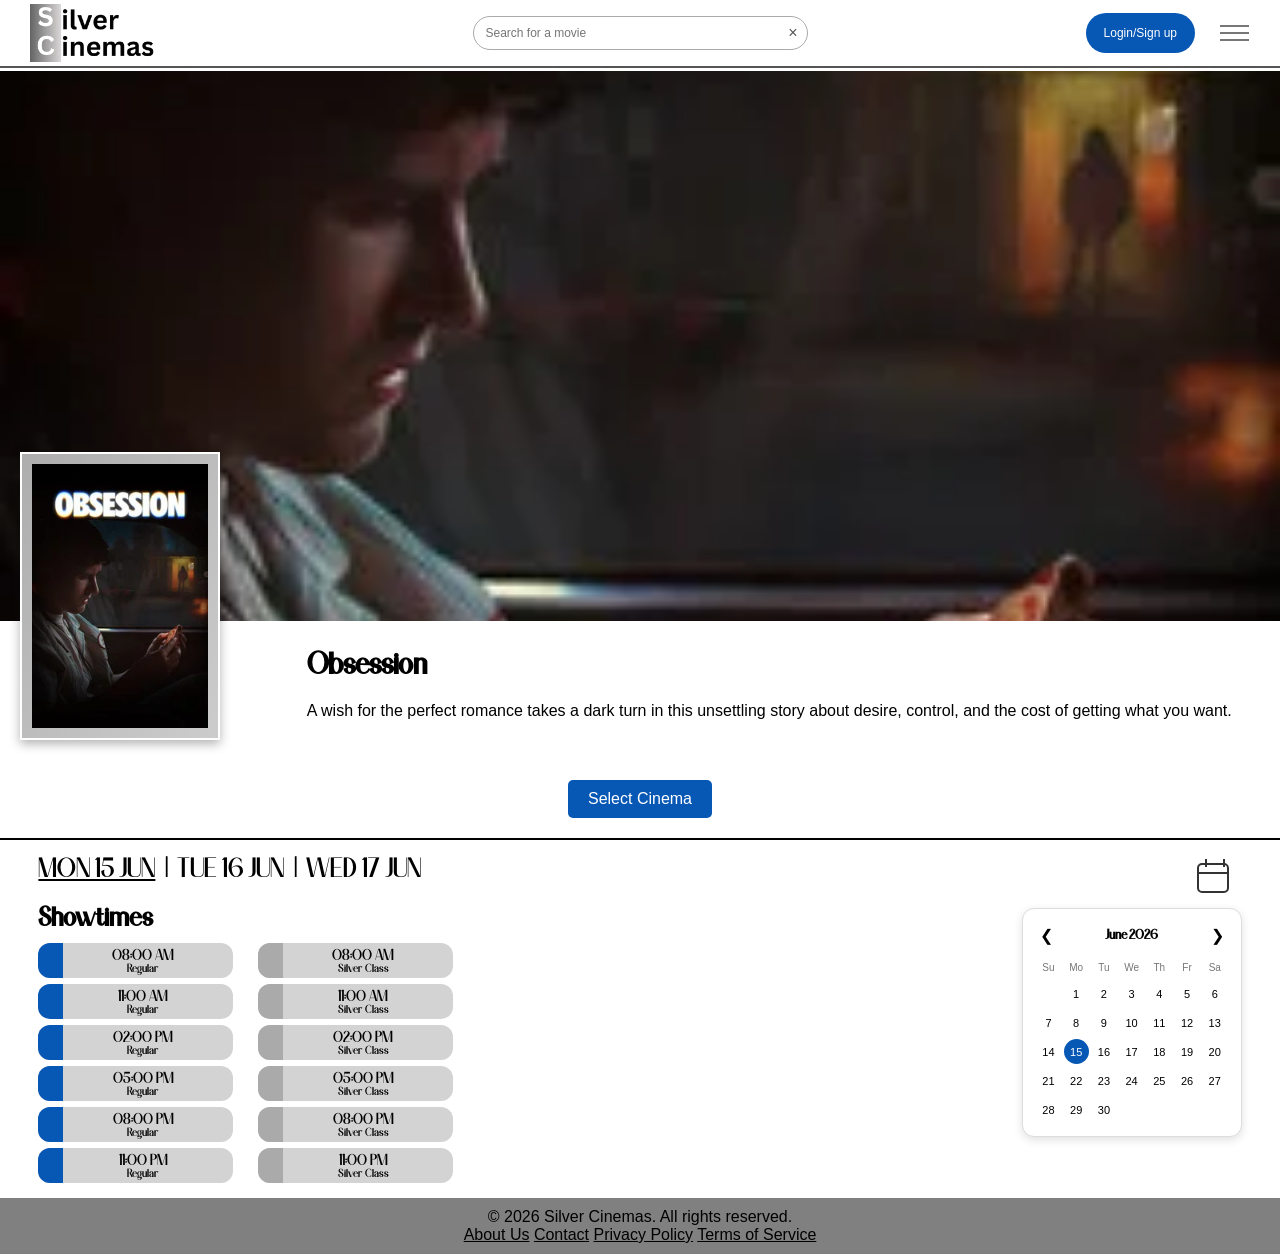
<file: movies/Obsession.html>
<!DOCTYPE html>
<html lang="en">

<head>
    <meta charset="UTF-8">
    <meta name="viewport" content="width=device-width, initial-scale=1.0">

    <title>Obsession</title>

    <link rel="stylesheet" href="../movie-styles.css">
</head>


<body>

    <header class="navbar">

        <!-- Silver Cinemas logo -->
        <a href="../index.html" class="logo">
            <img src="../assets/Untitled_design-removebg-preview.png" alt="Silver Cinemas">
        </a>


        <!-- Search bar -->
        <div class="search-container">

            <input
                type="text"
                placeholder="Search for a movie"
            >

            <button class="clear-button">
                ×
            </button>

        </div>


        <!-- Right side of navigation -->
        <div class="nav-actions">

            <!-- Login button -->
            <button class="login-button">
                Login/Sign up
            </button>


            <!-- Hamburger menu -->
            <div class="menu-container">

                <button class="menu-button" aria-label="Open menu">
                    <span></span>
                    <span></span>
                    <span></span>
                </button>


                <!-- Menu links -->
                <nav class="menu">
                    <a href="../index.html">Home</a>
                    <a href="../Food&Drinks.html">Food & Drinks</a>
                    <a href="../about.html">About Us</a>
                    <a href="../contact.html">Contact</a>
                </nav>
            </div>
        </div>

    </header>
    <!-- This area shows the film artwork, title, and description. -->
    <main>
        <div class="hero-img-container">
            <img src="../assets/Obsession poster.webp" alt="Obsession poster" class="hero-img">            
        </div>
        <div class="movie-description">
            <img src="../assets/Obsession poster.webp" alt="Obsession poster" class="small-poster">
            <div class="movie-text">
                <h1>Obsession</h1>
                <p>A wish for the perfect romance takes a dark turn in this unsettling story about desire, control, and the cost of getting what you want.</p>
            </div>
        </div>
        <button class="select-cinema">Select Cinema</button>
        <div style="background-color: black; height: 2px;"></div>
        <!-- Choose a date and showtime for this film. -->
        <div class="booking-dates">

    <!-- Dates displayed above the showtimes -->
    <div class="date-selection">
        <h2>
            <button class="date-button active">MON 15 JUN</button>
            <span>|</span>
            <button class="date-button">TUE 16 JUN</button>
            <span>|</span>
            <button class="date-button">WED 17 JUN</button>
        </h2>
            <div class="showtimes">
                <h2>Showtimes</h2>
                <div class="showtime-buttons">

                    <div class="showtime-row">
                        <button class="showtime-button regular">
                            <span>08:00 AM</span>
                            <small>Regular</small>
                        </button>

                        <button class="showtime-button silver">
                            <span>08:00 AM</span>
                            <small>Silver Class</small>
                        </button>
                    </div>

                    <div class="showtime-row">
                        <button class="showtime-button regular">
                            <span>11:00 AM</span>
                            <small>Regular</small>
                        </button>

                        <button class="showtime-button silver">
                            <span>11:00 AM</span>
                            <small>Silver Class</small>
                        </button>
                    </div>

                    <div class="showtime-row">
                        <button class="showtime-button regular">
                            <span>02:00 PM</span>
                            <small>Regular</small>
                        </button>

                        <button class="showtime-button silver">
                            <span>02:00 PM</span>
                            <small>Silver Class</small>
                        </button>
                    </div>

                    <div class="showtime-row">
                        <button class="showtime-button regular">
                            <span>05:00 PM</span>
                            <small>Regular</small>
                        </button>

                        <button class="showtime-button silver">
                            <span>05:00 PM</span>
                            <small>Silver Class</small>
                        </button>
                    </div>

                    <div class="showtime-row">
                        <button class="showtime-button regular">
                            <span>08:00 PM</span>
                            <small>Regular</small>
                        </button>

                        <button class="showtime-button silver">
                            <span>08:00 PM</span>
                            <small>Silver Class</small>
                        </button>
                    </div>

                    <div class="showtime-row">
                        <button class="showtime-button regular">
                            <span>11:00 PM</span>
                            <small>Regular</small>
                        </button>

                        <button class="showtime-button silver">
                            <span>11:00 PM</span>
                            <small>Silver Class</small>
                        </button>
                    </div>

                </div>

            </div>
            </div>
             <!-- Calendar -->
    <div class="calendar-container">
        <!-- Calendar icon -->
        <button class="calendar-toggle" aria-label="Open calendar">
            <span class="calendar-icon"></span>
        </button>

        <div class="calendar">
            <!-- Calendar header -->
            <div class="calendar-header">
                <button class="calendar-prev">
                    &#10094;
                </button>
                <h3 id="calendar-month">June 2026</h3>
                <button class="calendar-next">
                    &#10095;
                </button>
            </div>
            <!-- Days of the week -->
            <div class="calendar-weekdays">
                <span>Su</span>
                <span>Mo</span>
                <span>Tu</span>
                <span>We</span>
                <span>Th</span>
                <span>Fr</span>
                <span>Sa</span>
            </div>
            <!-- Calendar dates -->
            <div class="calendar-days" id="calendar-days"></div>
        </div>
    </div>
    </div>


   

</div>
    </main>
    <script src="../script.js"></script>
    <script src="../calendar.js"></script>
    <script src="../search.js"></script>
    <footer>
        <p>&copy; 2026 Silver Cinemas. All rights reserved.</p>
        <div class="footer-links">
            <a href="../about.html">About Us</a>
            <a href="../contact.html">Contact</a>
            <a href="../privacy.html">Privacy Policy</a>
            <a href="../terms.html">Terms of Service</a>
        </div>
    </footer>
</body>
</file>
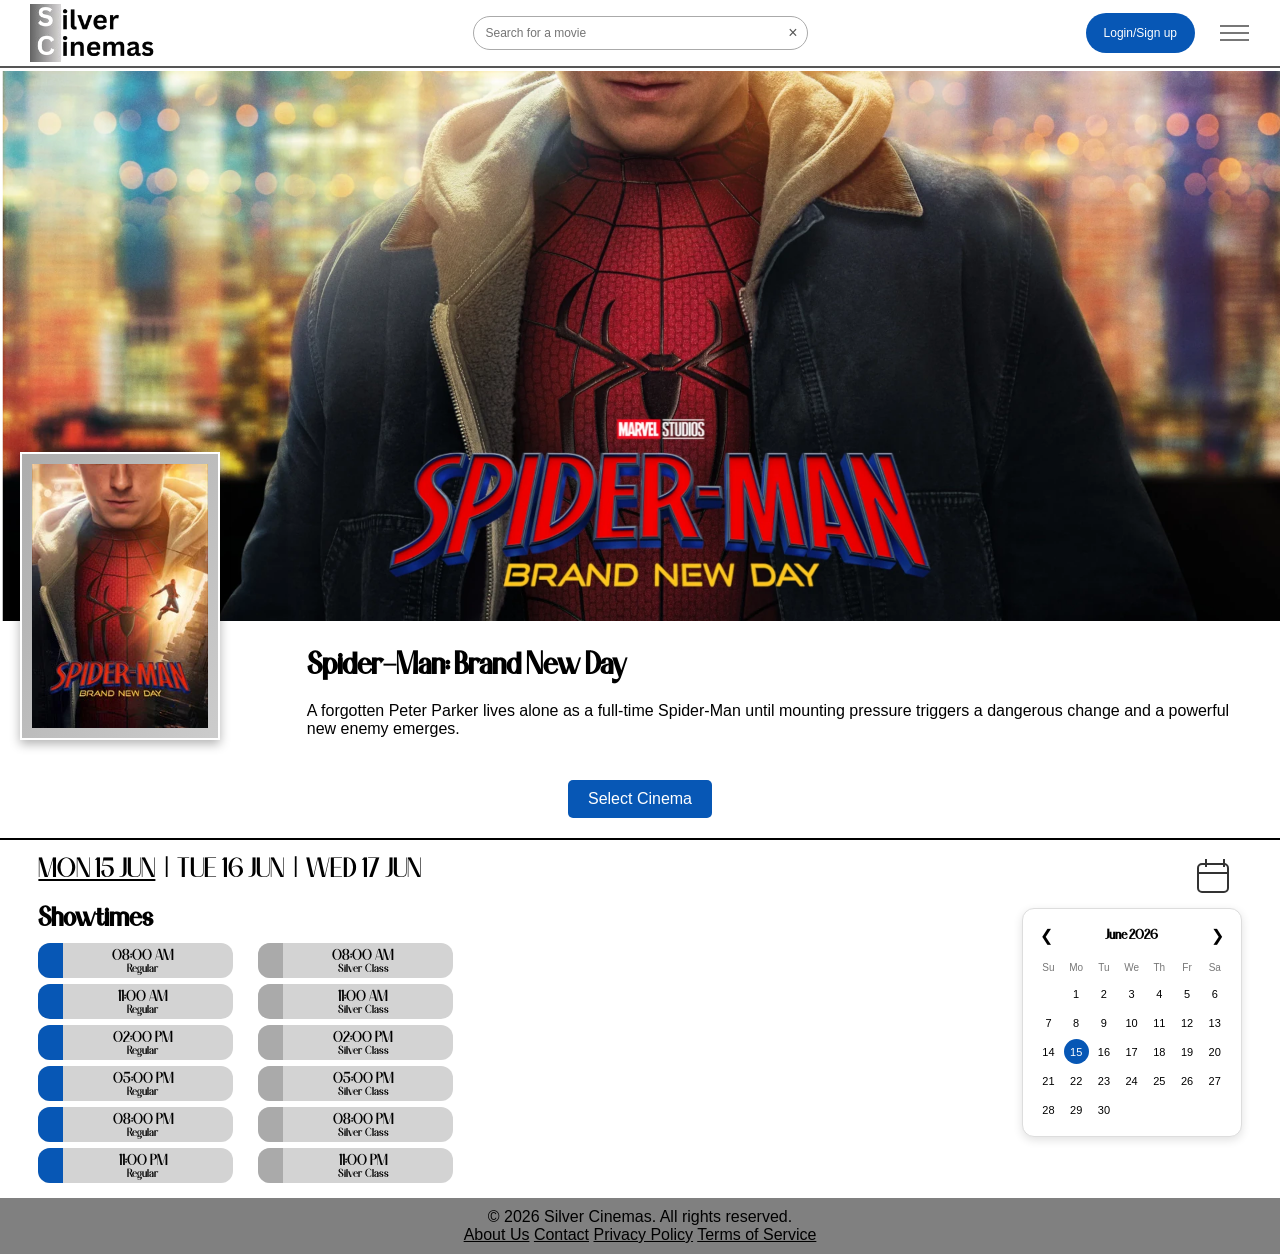
<file: movies/Spiderman-BND.html>
<!DOCTYPE html>
<html lang="en">

<head>
    <meta charset="UTF-8">
    <meta name="viewport" content="width=device-width, initial-scale=1.0">

    <title>Spider-Man: Brand New Day</title>

    <link rel="stylesheet" href="../movie-styles.css">
</head>


<body>

    <header class="navbar">

        <!-- Silver Cinemas logo -->
        <a href="../index.html" class="logo">
            <img src="../assets/Untitled_design-removebg-preview.png" alt="Silver Cinemas">
        </a>


        <!-- Search bar -->
        <div class="search-container">

            <input
                type="text"
                placeholder="Search for a movie"
            >

            <button class="clear-button">
                ×
            </button>

        </div>


        <!-- Right side of navigation -->
        <div class="nav-actions">

            <!-- Login button -->
            <button class="login-button">
                Login/Sign up
            </button>


            <!-- Hamburger menu -->
            <div class="menu-container">

                <button class="menu-button" aria-label="Open menu">
                    <span></span>
                    <span></span>
                    <span></span>
                </button>


                <!-- Menu links -->
                <nav class="menu">
                    <a href="../index.html">Home</a>
                    <a href="../Food&Drinks.html">Food & Drinks</a>
                    <a href="../about.html">About Us</a>
                    <a href="../contact.html">Contact</a>
                </nav>
            </div>
        </div>

    </header>
    <!-- This area shows the film artwork, title, and description. -->
    <main>
        <div class="hero-img-container">
            <img src="../assets/Spider man slider.webp" alt="Spider man: A brand New Day poster" class="hero-img">            
        </div>
        <div class="movie-description">
            <img src="../assets/Spider man poster.webp" alt="Spider man: A brand New Day poster" class="small-poster">
            <div class="movie-text">
                <h1>Spider-Man: Brand New Day</h1>
                <p>A forgotten Peter Parker lives alone as a full-time Spider-Man until mounting pressure triggers a dangerous change and a powerful new enemy emerges.</p>
            </div>
        </div>
        <button class="select-cinema">Select Cinema</button>
        <div style="background-color: black; height: 2px;"></div>
        <!-- Choose a date and showtime for this film. -->
        <div class="booking-dates">

    <!-- Dates displayed above the showtimes -->
    <div class="date-selection">
        <h2>
            <button class="date-button active">MON 15 JUN</button>
            <span>|</span>
            <button class="date-button">TUE 16 JUN</button>
            <span>|</span>
            <button class="date-button">WED 17 JUN</button>
        </h2>
            <div class="showtimes">
                <h2>Showtimes</h2>
                <div class="showtime-buttons">

                    <div class="showtime-row">
                        <button class="showtime-button regular">
                            <span>08:00 AM</span>
                            <small>Regular</small>
                        </button>

                        <button class="showtime-button silver">
                            <span>08:00 AM</span>
                            <small>Silver Class</small>
                        </button>
                    </div>

                    <div class="showtime-row">
                        <button class="showtime-button regular">
                            <span>11:00 AM</span>
                            <small>Regular</small>
                        </button>

                        <button class="showtime-button silver">
                            <span>11:00 AM</span>
                            <small>Silver Class</small>
                        </button>
                    </div>

                    <div class="showtime-row">
                        <button class="showtime-button regular">
                            <span>02:00 PM</span>
                            <small>Regular</small>
                        </button>

                        <button class="showtime-button silver">
                            <span>02:00 PM</span>
                            <small>Silver Class</small>
                        </button>
                    </div>

                    <div class="showtime-row">
                        <button class="showtime-button regular">
                            <span>05:00 PM</span>
                            <small>Regular</small>
                        </button>

                        <button class="showtime-button silver">
                            <span>05:00 PM</span>
                            <small>Silver Class</small>
                        </button>
                    </div>

                    <div class="showtime-row">
                        <button class="showtime-button regular">
                            <span>08:00 PM</span>
                            <small>Regular</small>
                        </button>

                        <button class="showtime-button silver">
                            <span>08:00 PM</span>
                            <small>Silver Class</small>
                        </button>
                    </div>

                    <div class="showtime-row">
                        <button class="showtime-button regular">
                            <span>11:00 PM</span>
                            <small>Regular</small>
                        </button>

                        <button class="showtime-button silver">
                            <span>11:00 PM</span>
                            <small>Silver Class</small>
                        </button>
                    </div>

                </div>

            </div>
            </div>
             <!-- Calendar -->
    <div class="calendar-container">
        <!-- Calendar icon -->
        <button class="calendar-toggle" aria-label="Open calendar">
            <span class="calendar-icon"></span>
        </button>

        <div class="calendar">
            <!-- Calendar header -->
            <div class="calendar-header">
                <button class="calendar-prev">
                    &#10094;
                </button>
                <h3 id="calendar-month">June 2026</h3>
                <button class="calendar-next">
                    &#10095;
                </button>
            </div>
            <!-- Days of the week -->
            <div class="calendar-weekdays">
                <span>Su</span>
                <span>Mo</span>
                <span>Tu</span>
                <span>We</span>
                <span>Th</span>
                <span>Fr</span>
                <span>Sa</span>
            </div>
            <!-- Calendar dates -->
            <div class="calendar-days" id="calendar-days"></div>
        </div>
    </div>
    </div>


   

</div>
    </main>
    <script src="../script.js"></script>
    <script src="../calendar.js"></script>
    <script src="../search.js"></script>
    <footer>
        <p>&copy; 2026 Silver Cinemas. All rights reserved.</p>
        <div class="footer-links">
            <a href="../about.html">About Us</a>
            <a href="../contact.html">Contact</a>
            <a href="../privacy.html">Privacy Policy</a>
            <a href="../terms.html">Terms of Service</a>
        </div>
    </footer>
</body>
</file>
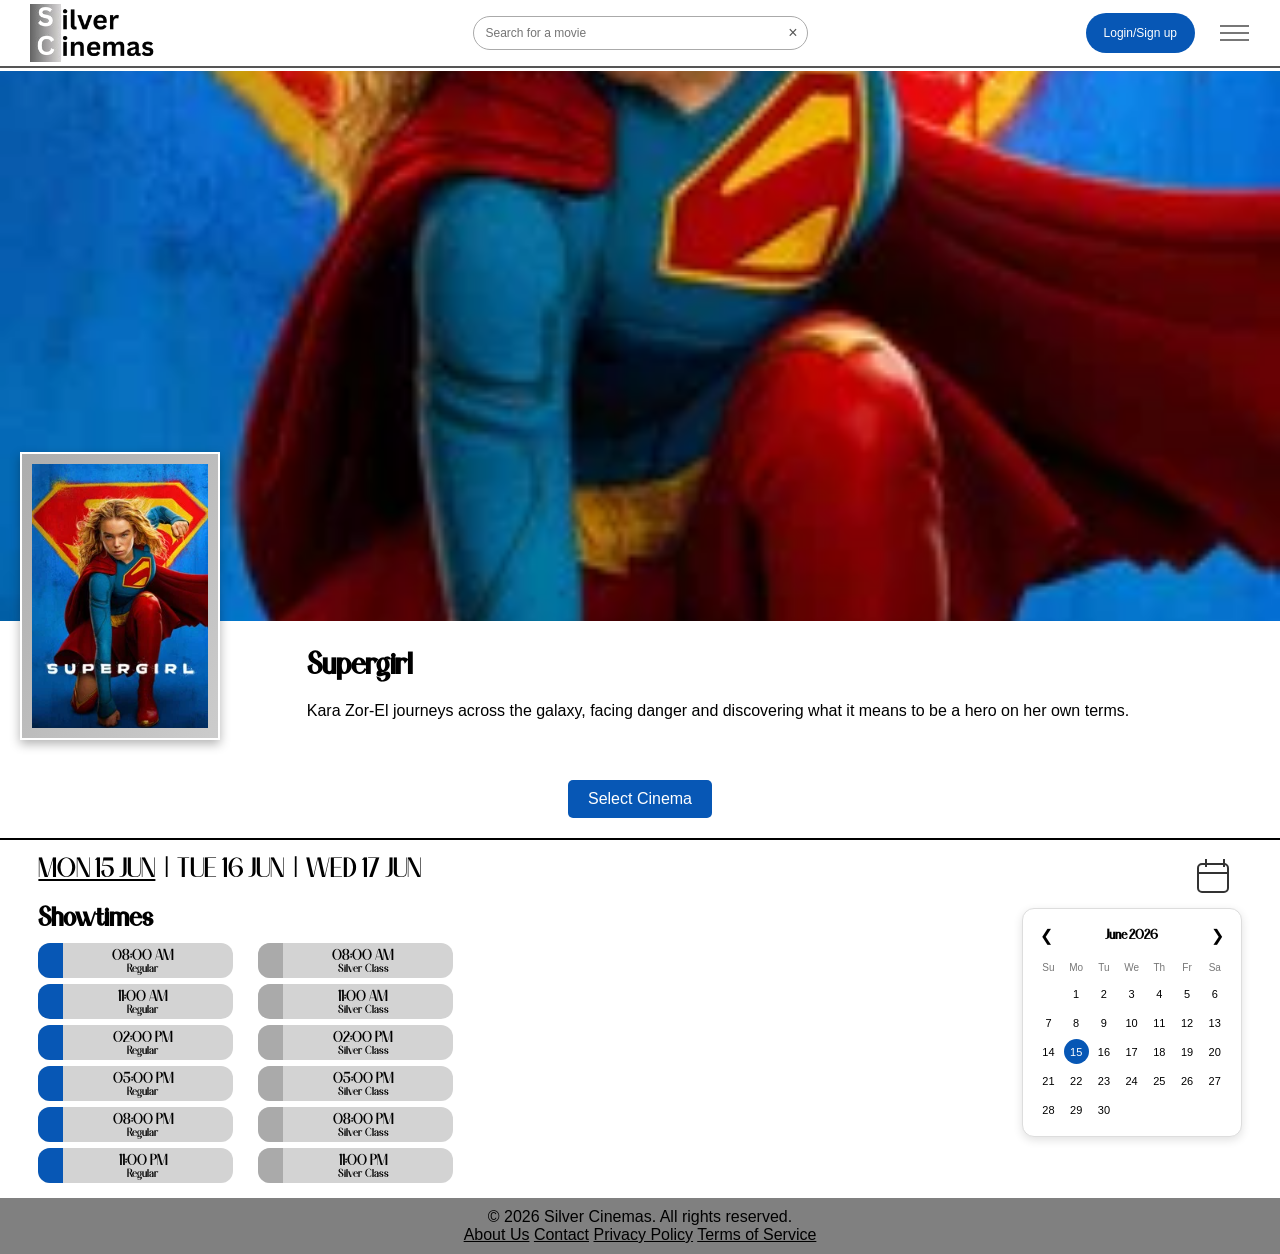
<file: movies/Supergirl.html>
<!DOCTYPE html>
<html lang="en">

<head>
    <meta charset="UTF-8">
    <meta name="viewport" content="width=device-width, initial-scale=1.0">

    <title>Supergirl</title>

    <link rel="stylesheet" href="../movie-styles.css">
</head>


<body>

    <header class="navbar">

        <!-- Silver Cinemas logo -->
        <a href="../index.html" class="logo">
            <img src="../assets/Untitled_design-removebg-preview.png" alt="Silver Cinemas">
        </a>


        <!-- Search bar -->
        <div class="search-container">

            <input
                type="text"
                placeholder="Search for a movie"
            >

            <button class="clear-button">
                ×
            </button>

        </div>


        <!-- Right side of navigation -->
        <div class="nav-actions">

            <!-- Login button -->
            <button class="login-button">
                Login/Sign up
            </button>


            <!-- Hamburger menu -->
            <div class="menu-container">

                <button class="menu-button" aria-label="Open menu">
                    <span></span>
                    <span></span>
                    <span></span>
                </button>


                <!-- Menu links -->
                <nav class="menu">
                    <a href="../index.html">Home</a>
                    <a href="../Food&Drinks.html">Food & Drinks</a>
                    <a href="../about.html">About Us</a>
                    <a href="../contact.html">Contact</a>
                </nav>
            </div>
        </div>

    </header>
    <!-- This area shows the film artwork, title, and description. -->
    <main>
        <div class="hero-img-container">
            <img src="../assets/supergirl poster.webp" alt="Supergirl poster" class="hero-img">            
        </div>
        <div class="movie-description">
            <img src="../assets/supergirl poster.webp" alt="Supergirl poster" class="small-poster">
            <div class="movie-text">
                <h1>Supergirl</h1>
                <p>Kara Zor-El journeys across the galaxy, facing danger and discovering what it means to be a hero on her own terms.</p>
            </div>
        </div>
        <button class="select-cinema">Select Cinema</button>
        <div style="background-color: black; height: 2px;"></div>
        <!-- Choose a date and showtime for this film. -->
        <div class="booking-dates">

    <!-- Dates displayed above the showtimes -->
    <div class="date-selection">
        <h2>
            <button class="date-button active">MON 15 JUN</button>
            <span>|</span>
            <button class="date-button">TUE 16 JUN</button>
            <span>|</span>
            <button class="date-button">WED 17 JUN</button>
        </h2>
            <div class="showtimes">
                <h2>Showtimes</h2>
                <div class="showtime-buttons">

                    <div class="showtime-row">
                        <button class="showtime-button regular">
                            <span>08:00 AM</span>
                            <small>Regular</small>
                        </button>

                        <button class="showtime-button silver">
                            <span>08:00 AM</span>
                            <small>Silver Class</small>
                        </button>
                    </div>

                    <div class="showtime-row">
                        <button class="showtime-button regular">
                            <span>11:00 AM</span>
                            <small>Regular</small>
                        </button>

                        <button class="showtime-button silver">
                            <span>11:00 AM</span>
                            <small>Silver Class</small>
                        </button>
                    </div>

                    <div class="showtime-row">
                        <button class="showtime-button regular">
                            <span>02:00 PM</span>
                            <small>Regular</small>
                        </button>

                        <button class="showtime-button silver">
                            <span>02:00 PM</span>
                            <small>Silver Class</small>
                        </button>
                    </div>

                    <div class="showtime-row">
                        <button class="showtime-button regular">
                            <span>05:00 PM</span>
                            <small>Regular</small>
                        </button>

                        <button class="showtime-button silver">
                            <span>05:00 PM</span>
                            <small>Silver Class</small>
                        </button>
                    </div>

                    <div class="showtime-row">
                        <button class="showtime-button regular">
                            <span>08:00 PM</span>
                            <small>Regular</small>
                        </button>

                        <button class="showtime-button silver">
                            <span>08:00 PM</span>
                            <small>Silver Class</small>
                        </button>
                    </div>

                    <div class="showtime-row">
                        <button class="showtime-button regular">
                            <span>11:00 PM</span>
                            <small>Regular</small>
                        </button>

                        <button class="showtime-button silver">
                            <span>11:00 PM</span>
                            <small>Silver Class</small>
                        </button>
                    </div>

                </div>

            </div>
            </div>
             <!-- Calendar -->
    <div class="calendar-container">
        <!-- Calendar icon -->
        <button class="calendar-toggle" aria-label="Open calendar">
            <span class="calendar-icon"></span>
        </button>

        <div class="calendar">
            <!-- Calendar header -->
            <div class="calendar-header">
                <button class="calendar-prev">
                    &#10094;
                </button>
                <h3 id="calendar-month">June 2026</h3>
                <button class="calendar-next">
                    &#10095;
                </button>
            </div>
            <!-- Days of the week -->
            <div class="calendar-weekdays">
                <span>Su</span>
                <span>Mo</span>
                <span>Tu</span>
                <span>We</span>
                <span>Th</span>
                <span>Fr</span>
                <span>Sa</span>
            </div>
            <!-- Calendar dates -->
            <div class="calendar-days" id="calendar-days"></div>
        </div>
    </div>
    </div>


   

</div>
    </main>
    <script src="../script.js"></script>
    <script src="../calendar.js"></script>
    <script src="../search.js"></script>
    <footer>
        <p>&copy; 2026 Silver Cinemas. All rights reserved.</p>
        <div class="footer-links">
            <a href="../about.html">About Us</a>
            <a href="../contact.html">Contact</a>
            <a href="../privacy.html">Privacy Policy</a>
            <a href="../terms.html">Terms of Service</a>
        </div>
    </footer>
</body>
</file>
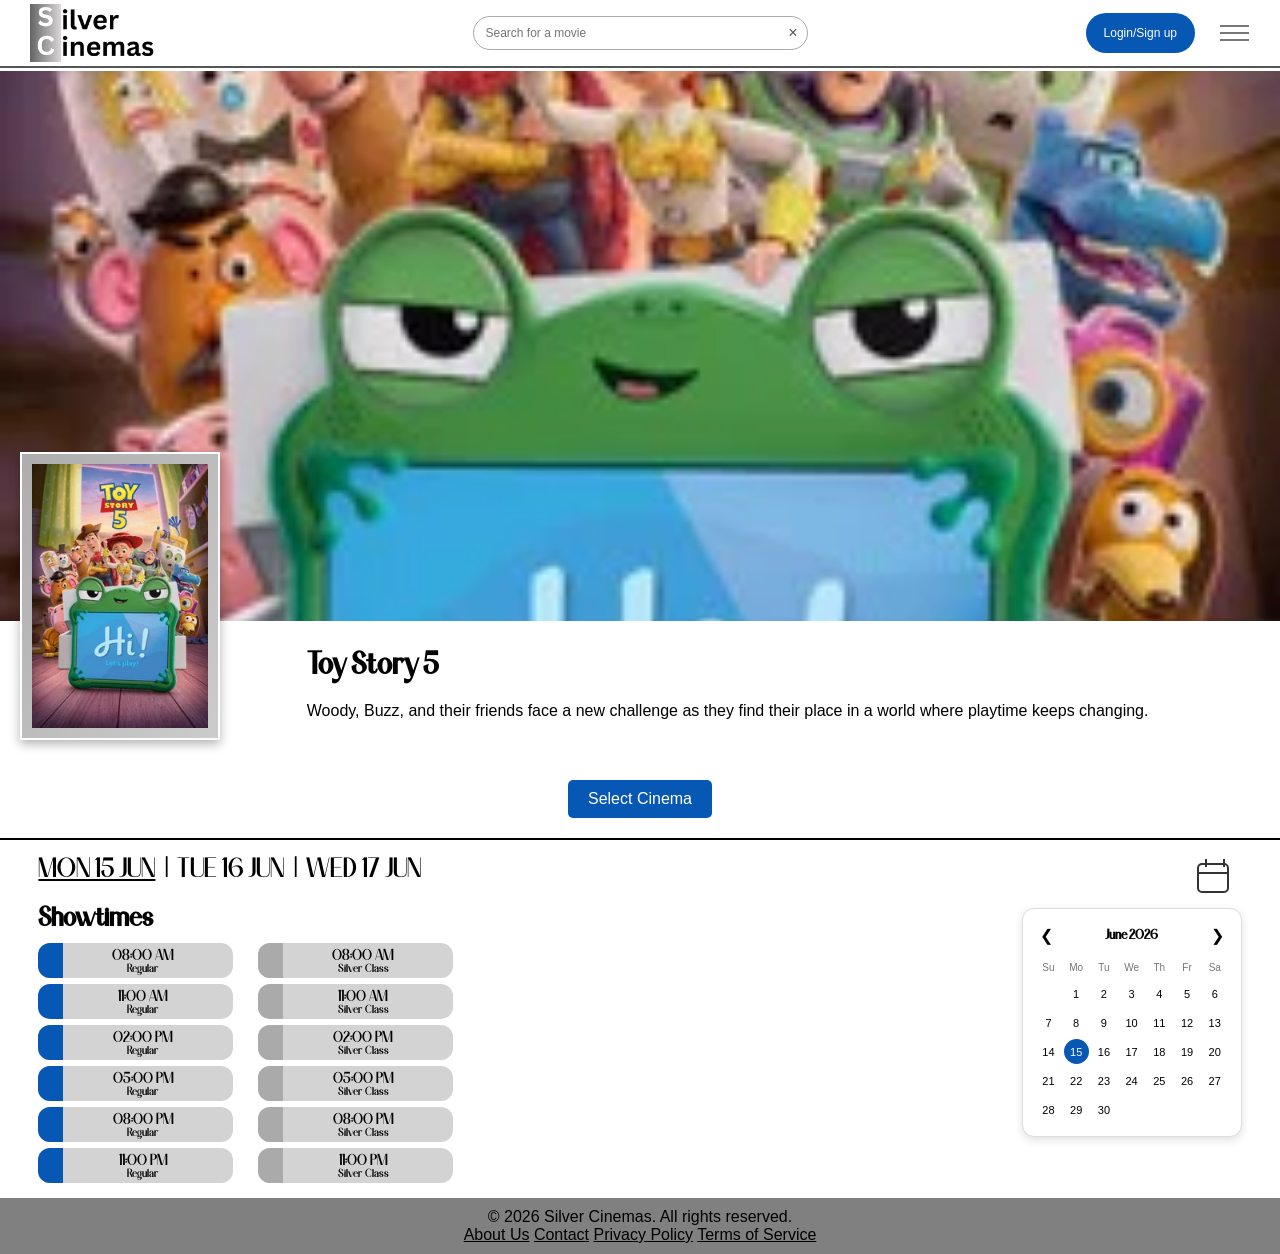
<file: movies/Toy-Story-5.html>
<!DOCTYPE html>
<html lang="en">

<head>
    <meta charset="UTF-8">
    <meta name="viewport" content="width=device-width, initial-scale=1.0">

    <title>Toy Story 5</title>

    <link rel="stylesheet" href="../movie-styles.css">
</head>


<body>

    <header class="navbar">

        <!-- Silver Cinemas logo -->
        <a href="../index.html" class="logo">
            <img src="../assets/Untitled_design-removebg-preview.png" alt="Silver Cinemas">
        </a>


        <!-- Search bar -->
        <div class="search-container">

            <input
                type="text"
                placeholder="Search for a movie"
            >

            <button class="clear-button">
                ×
            </button>

        </div>


        <!-- Right side of navigation -->
        <div class="nav-actions">

            <!-- Login button -->
            <button class="login-button">
                Login/Sign up
            </button>


            <!-- Hamburger menu -->
            <div class="menu-container">

                <button class="menu-button" aria-label="Open menu">
                    <span></span>
                    <span></span>
                    <span></span>
                </button>


                <!-- Menu links -->
                <nav class="menu">
                    <a href="../index.html">Home</a>
                    <a href="../Food&Drinks.html">Food & Drinks</a>
                    <a href="../about.html">About Us</a>
                    <a href="../contact.html">Contact</a>
                </nav>
            </div>
        </div>

    </header>
    <!-- This area shows the film artwork, title, and description. -->
    <main>
        <div class="hero-img-container">
            <img src="../assets/Toy Story 5 poster(1).webp" alt="Toy Story 5 poster" class="hero-img">            
        </div>
        <div class="movie-description">
            <img src="../assets/Toy Story 5 poster(1).webp" alt="Toy Story 5 poster" class="small-poster">
            <div class="movie-text">
                <h1>Toy Story 5</h1>
                <p>Woody, Buzz, and their friends face a new challenge as they find their place in a world where playtime keeps changing.</p>
            </div>
        </div>
        <button class="select-cinema">Select Cinema</button>
        <div style="background-color: black; height: 2px;"></div>
        <!-- Choose a date and showtime for this film. -->
        <div class="booking-dates">

    <!-- Dates displayed above the showtimes -->
    <div class="date-selection">
        <h2>
            <button class="date-button active">MON 15 JUN</button>
            <span>|</span>
            <button class="date-button">TUE 16 JUN</button>
            <span>|</span>
            <button class="date-button">WED 17 JUN</button>
        </h2>
            <div class="showtimes">
                <h2>Showtimes</h2>
                <div class="showtime-buttons">

                    <div class="showtime-row">
                        <button class="showtime-button regular">
                            <span>08:00 AM</span>
                            <small>Regular</small>
                        </button>

                        <button class="showtime-button silver">
                            <span>08:00 AM</span>
                            <small>Silver Class</small>
                        </button>
                    </div>

                    <div class="showtime-row">
                        <button class="showtime-button regular">
                            <span>11:00 AM</span>
                            <small>Regular</small>
                        </button>

                        <button class="showtime-button silver">
                            <span>11:00 AM</span>
                            <small>Silver Class</small>
                        </button>
                    </div>

                    <div class="showtime-row">
                        <button class="showtime-button regular">
                            <span>02:00 PM</span>
                            <small>Regular</small>
                        </button>

                        <button class="showtime-button silver">
                            <span>02:00 PM</span>
                            <small>Silver Class</small>
                        </button>
                    </div>

                    <div class="showtime-row">
                        <button class="showtime-button regular">
                            <span>05:00 PM</span>
                            <small>Regular</small>
                        </button>

                        <button class="showtime-button silver">
                            <span>05:00 PM</span>
                            <small>Silver Class</small>
                        </button>
                    </div>

                    <div class="showtime-row">
                        <button class="showtime-button regular">
                            <span>08:00 PM</span>
                            <small>Regular</small>
                        </button>

                        <button class="showtime-button silver">
                            <span>08:00 PM</span>
                            <small>Silver Class</small>
                        </button>
                    </div>

                    <div class="showtime-row">
                        <button class="showtime-button regular">
                            <span>11:00 PM</span>
                            <small>Regular</small>
                        </button>

                        <button class="showtime-button silver">
                            <span>11:00 PM</span>
                            <small>Silver Class</small>
                        </button>
                    </div>

                </div>

            </div>
            </div>
             <!-- Calendar -->
    <div class="calendar-container">
        <!-- Calendar icon -->
        <button class="calendar-toggle" aria-label="Open calendar">
            <span class="calendar-icon"></span>
        </button>

        <div class="calendar">
            <!-- Calendar header -->
            <div class="calendar-header">
                <button class="calendar-prev">
                    &#10094;
                </button>
                <h3 id="calendar-month">June 2026</h3>
                <button class="calendar-next">
                    &#10095;
                </button>
            </div>
            <!-- Days of the week -->
            <div class="calendar-weekdays">
                <span>Su</span>
                <span>Mo</span>
                <span>Tu</span>
                <span>We</span>
                <span>Th</span>
                <span>Fr</span>
                <span>Sa</span>
            </div>
            <!-- Calendar dates -->
            <div class="calendar-days" id="calendar-days"></div>
        </div>
    </div>
    </div>


   

</div>
    </main>
    <script src="../script.js"></script>
    <script src="../calendar.js"></script>
    <script src="../search.js"></script>
    <footer>
        <p>&copy; 2026 Silver Cinemas. All rights reserved.</p>
        <div class="footer-links">
            <a href="../about.html">About Us</a>
            <a href="../contact.html">Contact</a>
            <a href="../privacy.html">Privacy Policy</a>
            <a href="../terms.html">Terms of Service</a>
        </div>
    </footer>
</body>
</file>
<file: stylesheet.css>
/* GENERAL SETTINGS*/

@font-face {
    font-family: "Modern Romance";
    src: url("./fonts/Modern\ Romance.otf") format("opentype");
    font-weight: normal;
    font-style: normal;
}

h1, h2, h3, h4, h5, h6 {
    font-family: "Modern Romance:", serif;
}
* {
    margin: 0;
    padding: 0;
    box-sizing: border-box;
}


body {
    font-family: Arial, sans-serif;
    background-color: white;
    overflow-x: hidden;
}



/* NAVIGATION BAR*/

.navbar {
    height: 68px;
    width: 100%;
    display: flex;
    align-items: center;
    padding: 0 30px;
    background-color: white;
    border-bottom: 2px solid #555;
}



/* LOGO IMAGE*/

.logo {
    width: 180px;
    display: flex;
    align-items: center;
}


.logo img {
    width: 125px;
    height: auto;
    display: block;
}



/* SEARCH BAR*/

.search-container {
    position: relative;
    width: 335px;
    height: 34px;
    margin-left: auto;
    margin-right: auto;
}


.search-container input {
    width: 100%;
    height: 100%;
    padding: 0 35px 0 12px;
    border: 1px solid #aaa;
    border-radius: 20px;
    outline: none;
    font-size: 12px;
}


.search-container input:focus {
    border-color: #555;
}


.clear-button {
    position: absolute;
    right: 10px;
    top: 50%;
    transform: translateY(-50%);
    border: none;
    background: none;
    color: #555;
    font-size: 16px;
    cursor: pointer;
}

.search-results {
    position: absolute;
    top: calc(100% + 6px);
    left: 0;
    right: 0;
    max-height: 280px;
    overflow-y: auto;
    background: #fff;
    border: 1px solid #ccc;
    border-radius: 10px;
    box-shadow: 0 8px 20px rgba(0, 0, 0, 0.16);
    z-index: 1000;
}

.search-result,
.search-no-results {
    display: block;
    padding: 11px 14px;
    color: #222;
    font-size: 14px;
    text-decoration: none;
}

.search-result:hover,
.search-result.active {
    background: #f0f4fa;
}

.search-no-results {
    color: #666;
}



/* RIGHT SIDE */

.nav-actions {
    display: flex;
    align-items: center;
    gap: 25px;
    width: 180px;
    justify-content: flex-end;
}



/* LOGIN BUTTON */

.login-button {
    height: 40px;
    padding: 0 18px;
    border: none;
    border-radius: 20px;
    background-color: #0757b5;
    color: white;
    font-size: 12px;
    cursor: pointer;
}


.login-button:hover {
    background-color: #064a99;
    transform: scale(1.05);
}

.login-dialog {
    width: min(420px, calc(100% - 32px));
    max-width: none;
    margin: auto;
    padding: 26px;
    border: 1px solid #ccc;
    border-radius: 12px;
    color: #222;
    box-shadow: 0 12px 36px rgba(0, 0, 0, 0.25);
}

.login-dialog::backdrop {
    background: rgba(0, 0, 0, 0.55);
}

.login-dialog-heading {
    display: flex;
    align-items: center;
    justify-content: space-between;
    gap: 12px;
}

.login-dialog-heading h2 {
    color: #0757b5;
    font-size: 26px;
}

.login-dialog-close {
    border: 0;
    background: transparent;
    color: #555;
    font-size: 28px;
    cursor: pointer;
}

.login-dialog-intro,
.login-dialog-note {
    margin: 8px 0 18px;
    color: #555;
    font-size: 14px;
}

.login-dialog-form {
    display: grid;
    gap: 9px;
}

.login-dialog-form label {
    font-size: 14px;
    font-weight: bold;
}

.login-dialog-form input {
    width: 100%;
    margin-bottom: 8px;
    padding: 11px;
    border: 1px solid #aaa;
    border-radius: 6px;
    font: inherit;
}

.login-dialog-submit {
    margin-top: 5px;
    padding: 11px 16px;
    border: 0;
    border-radius: 20px;
    background: #0757b5;
    color: white;
    font-weight: bold;
    cursor: pointer;
}

.login-dialog-submit:hover {
    background: #064a99;
}

.login-dialog-message {
    min-height: 20px;
    margin: 12px 0 4px;
    color: #0757b5;
    font-size: 14px;
}

.login-dialog-switch {
    padding: 0;
    border: 0;
    background: transparent;
    color: #0757b5;
    text-decoration: underline;
    cursor: pointer;
}

.login-dialog-note {
    margin-bottom: 0;
    font-size: 12px;
}



/* HAMBURGER MENU */

.menu-container {
    position: relative;
}


.menu-button {
    width: 30px;
    height: 30px;
    display: flex;
    flex-direction: column;
    justify-content: center;
    gap: 5px;
    border: none;
    background: transparent;
    cursor: pointer;
}


.menu-button span {
    display: block;
    width: 29px;
    height: 2px;
    background-color: #777;
}



/* MENU */

.menu {
    position: absolute;
    top: 45px;
    right: 0;
    width: 180px;
    display: none;
    flex-direction: column;
    background-color: white;
    border: 1px solid #ccc;
    border-radius: 8px;
    box-shadow: 0 4px 10px rgba(0, 0, 0, 0.15);
    overflow: hidden;
    z-index: 100;
}


.menu a {
    padding: 14px 18px;
    color: #222;
    text-decoration: none;
    font-size: 14px;
}


.menu a:hover {
    background-color: #eeeeee;
}


.menu.menu-open {
    display: flex;
}

/* HERO SLIDESHOW */

* {box-sizing:border-box}

/* Slideshow container */
.slideshow-container {
    width: 100%;
    max-width: 100%;
    height: auto;
    position: relative;
    overflow: hidden;
}

/* Hide the images by default */
.mySlides {
    display: none;
    width: 100%;
    height: 100%;
}

.mySlides img {
  width: 100%;
  height: 550px;
  object-fit: contain;
  display: block;
  background-color: black;
}

/* Next & previous buttons */
.prev, .next {
  cursor: pointer;
  position: absolute;
  top: 50%;
  width: auto;
  margin-top: -22px;
  padding: 16px;
  color: white;
  font-weight: bold;
  font-size: 18px;
  transition: 0.6s ease;
  border-radius: 0 3px 3px 0;
  user-select: none;
}

/* Position the "next button" to the right */
.next {
  right: 0;
  border-radius: 3px 0 0 3px;
}

/* On hover, add a black background color with a little bit see-through */
.prev:hover, .next:hover {
  background-color: rgba(0,0,0,0.8);
}

/* Caption text */
.text {
  color: #f2f2f2;
  font-size: 15px;
  padding: 8px 12px;
  position: absolute;
  bottom: 8px;
  width: 100%;
  text-align: center;
}

/* Number text (1/3 etc) */
.numbertext {
  color: #f2f2f2;
  font-size: 12px;
  padding: 8px 12px;
  position: absolute;
  top: 0;
}

/* The dots/bullets/indicators */
.dot {
  cursor: pointer;
  height: 15px;
  width: 15px;
  margin: 0 2px;
  background-color: #bbb;
  border-radius: 50%;
  display: inline-block;
  transition: background-color 0.6s ease;
}

.dot-container {
  text-align: center;
  z-index: 10;
  position: absolute;
  bottom: 20px;
  width: 100%;
}

.active, .dot:hover {
  background-color: #717171;
}

/* Fading animation */
.fade {
  animation-name: fade;
  animation-duration: 1.5s;
}

@keyframes fade {
  from {opacity: .4}
  to {opacity: 1}
}

/* NOW SHOWING CAROUSEL */
.carousel-wrapper {
    display:flex;
    gap:20px;
}

/* Movie cards stay in one row and scroll horizontally. */
.now-showing-carousel {
    display: flex;
    gap: 20px;
    flex: 1;
    overflow-x: auto;
    overflow-y: hidden;
    scroll-behavior: smooth;
    scroll-snap-type: x mandatory;
    scroll-padding-left: 0;
}

.now-showing-carousel {
    scrollbar-width: none;      /* Firefox */
    -ms-overflow-style: none;   /* Old Internet Explorer */
    -webkit-overflow-scrolling: touch; /* mobile scrolling */
}

.now-showing-carousel::-webkit-scrollbar {
    display: none;              /* Chrome, Edge, Safari */
}

.carousel-left, .carousel-right {

    width: 45px;
    height: 45px;
    border: none;
    border-radius: 50%;
    background: #0047ab;
    color: white;
    font-size: 24px;
    cursor: pointer;
    flex-shrink: 0;
}

.carousel-left:hover,
.carousel-right:hover {
    background: #00337a;
    transform: scale(1.1);
}

.movie-carousels h2 {
    margin-bottom: 10px;
    font-size: 32px;
    color: black;
    text-align: center;
}

.movie-card {
    flex-shrink: 0;
    position: relative;
    width: 220px;
    padding-bottom: 40px;
    scroll-snap-align: start;
}

.movie-card img {
    width: 100%;
    height: auto;
    display: block;
    padding: 10px;
    background: linear-gradient(to bottom right, #adadad, #cccccc); /* taken from https://www.w3schools.com/css/css3_gradients.asp */
    border: 0.5px solid black;
}

.card-button {
    position: absolute;
    left: 50%;
    bottom: 10px;
    transform: translateX(-50%);
    transition: transform 0.2s ease;
    background-color: #0047ab;
    color: white;
    border: none;
    padding: 10px 20px;
    text-align: center;
    text-decoration: none;
    display: inline-block;
    font-size: 16px;
    margin: 4px 2px;
    cursor: pointer;
    border-radius: 5px;
}

.card-button:hover {
    background-color: #00337a;
     transform: translateX(-50%) scale(1.05);
}

.coming-soon-card {
    width: 220px;
    flex-shrink: 0;
}

.coming-soon-card img {
    width: 100%;
    display: block;
    padding: 10px;
    background: linear-gradient(to bottom right, #adadad, #cccccc); /* taken from https://www.w3schools.com/css/css3_gradients.asp */
    border: 1px solid black;
}
 
.coming-soon-info {
    text-align: center;
    padding: 12px;
}

.coming-soon-info h3 {
    font-size: 20px;
    white-space: nowrap;
    overflow: hidden;
    text-overflow: ellipsis;
}
.release-date {
    color: #666;
    margin-bottom: 15px;
    font-weight: bold;
}

.coming-soon-card .card-button {
    position: static;
    transform: none;
    width: 100%;
}

footer {
    background-color: grey;
    padding: 10px;
    text-align: center;
}

footer a {
    text-decoration: underline ;
    color: black;
}

/* MOVIE PAGE STYLES */

.FD-hero-image {
    width: 100%;
    height: 550px;
    display: flex;
    justify-content: center;
    position: relative;
    background-color: black;
}

.FD-hero-image img {
    width: 100%;
    max-width: 100%;
    height: 100%;
    object-fit: cover;
    display: block;
    object-fit: contain;
}

/* FOOD AND DRINKS PAGE STYLES */

.food-categories {
    display: flex;
    align-items: center;
    gap: 8px;
    padding: 20px 10px;
    font-size: 28px;
}

.category-button {
    background: none;
    border: none;
    font-size: 28px;
    cursor: pointer;
    padding: 0;
}

.category-button:hover {
    text-decoration: underline;
}

.category-button.active {
    text-decoration: underline;
}

/* Product cards in each group are arranged in a row. */
.product-category {
    display: flex;
    gap: 25px; 
    padding: 20px 4%;
}


.product-card {
    width: 200px;
    border: 1px solid #aaa;
    padding: 15px;
    text-align: center;
}


.product-card img {
    width: 100%;
    height: 240px;
    object-fit: cover;
}


.product-card h2 {
    font-family: Arial, sans-serif;
    font-size: 20px;
    font-weight: normal;
    margin-top: 5px;
}

.product-details {
    display: flex;
    align-items: center;
    justify-content: space-between;
    gap: 10px;
    margin-top: 14px;
    color: #0757b5;
    font-weight: bold;
}

.add-product,
.food-cart-summary a {
    border: none;
    border-radius: 5px;
    padding: 8px 12px;
    background-color: #0757b5;
    color: white;
    cursor: pointer;
    text-decoration: none;
}

.clear-food-cart {
    border: 1px solid #0757b5;
    border-radius: 5px;
    padding: 7px 11px;
    background: white;
    color: #0757b5;
    cursor: pointer;
}

.clear-food-cart:hover:not(:disabled) {
    background: #eaf1fa;
}

.clear-food-cart:disabled {
    border-color: #b6bec7;
    color: #8a929b;
    cursor: not-allowed;
}

.food-cart-summary {
    display: flex;
    align-items: center;
    gap: 18px;
    margin: 0 4%;
    padding: 14px 18px;
    border: 1px solid #d2d7dd;
    border-radius: 6px;
    background: #f4f6f8;
}

.food-cart-summary span {
    color: #687482;
}

.food-cart-summary a {
    margin-left: auto;
}

.food-booking-link {
    display: block;
    width: max-content;
    margin: 0 4% 40px auto;
    color: #0757b5;
    font-weight: bold;
}



/* CONTACT PAGE STYLES */
.contact-page {
    min-height: 100vh;
    display: flex;
    flex-direction: column;
}

.contact-wrapper {
    flex: 1;
    max-width: 100%;
    background-image: url("./assets/2ca81d33-20f4-47fa-86e8-7faac32f08c5.jpg");
    background-size: cover;
    background-position: center;
    background-repeat: no-repeat;
}
.contact-section {
    padding: 20px 4%;
    text-align: center;
}

.contact-section h1, p {
    color: white;
}

.contact-form {
    max-width: 600px;
    margin: 10px auto;
    margin-bottom: 40px;
    padding: 30px;
    border: 1px solid #ccc;
    border-radius: 8px;
    background-color: #f9f9f9;
}


/* FORM */

.contact-form form {
    display: flex;
    flex-direction: column;
    gap: 20px;
}


/* TITLE */

.contact-form h2 {
    margin-bottom: 10px;
    font-size: 28px;
}


/* LABELS */

.contact-form label {
    display: flex;
    flex-direction: column;
    gap: 7px;

    font-size: 16px;
    font-weight: bold;
}


/* TEXT INPUTS */

.contact-form input,
.contact-form textarea {
    width: 100%;

    padding: 12px;

    border: 1px solid #aaa;
    border-radius: 6px;

    font-family: Arial, sans-serif;
    font-size: 15px;

    outline: none;
}


/* TEXTAREA */

.contact-form textarea {
    min-height: 150px;
    resize: vertical;
}


/* WHEN THE USER CLICKS INTO A FIELD */

.contact-form input:focus,
.contact-form textarea:focus {
    border-color: #0757b5;
    box-shadow: 0 0 4px rgba(7, 87, 181, 0.25);
}


/* SEND BUTTON */

.contact-form button {
    align-self: flex-start;

    padding: 12px 30px;

    border: none;
    border-radius: 20px;

    background-color: #0757b5;
    color: white;

    font-size: 15px;
    cursor: pointer;
}


.contact-form button:hover {
    background-color: #064a99;
    transform: scale(1.05);
}

/* About page styles */

.top-image {
    background-image: url("./assets/mermyhh-movie-theater-2093264_1920.jpg");
    background-size: cover;
    background-position: center;
    height: 400px;
    background-repeat: no-repeat;
    display: flex;
    margin-bottom: 20px;
    align-items: center;
    border-radius: 25px;
}


#About-Us-Heading {
    text-align: center;
    font-size: 5rem;
    margin-top: 40px;
    margin-bottom: 20px;
    color: #0757b5;
    -webkit-text-stroke: 1px white;
    text-align: center;
    width: 100%;
}

.about-us-text {
    max-width: 1000px;
    margin: 0 auto;
    padding: 0 20px;
    font-size: 1.2rem;
    line-height: 1.6;
    color: #333;
    border-radius: 8px;
    box-shadow: 3px 3px 6px rgba(0, 0, 0, 0.7);
    
}

.about-us-text h2 {
    color: #074c9b;
    margin-bottom: 5px;
    text-align: center;
    text-decoration: underline;
}

.about-us-text p {
    color: black;
    margin-bottom: 15px;
}

/* RESPONSIVE LAYOUT */
/* These breakpoints rearrange existing sections on smaller screens. */
@media (max-width: 760px) {
    .navbar {
        height: auto;
        min-height: 68px;
        flex-wrap: wrap;
        gap: 12px;
        padding: 12px 4%;
    }

    .logo,
    .nav-actions {
        width: auto;
    }

    .search-container {
        width: min(335px, 44vw);
    }

    .nav-actions {
        gap: 14px;
    }

    .mySlides img,
    .FD-hero-image {
        height: clamp(260px, 58vw, 450px);
    }

    .carousel-wrapper {
        gap: 10px;
    }

    .carousel-left,
    .carousel-right {
        width: 38px;
        height: 38px;
        font-size: 20px;
    }

    .food-categories {
        flex-wrap: wrap;
        justify-content: center;
        gap: 8px;
        font-size: clamp(18px, 3.5vw, 26px);
    }

    .category-button {
        font-size: inherit;
    }

    .product-category {
        flex-wrap: wrap;
        justify-content: center;
        gap: 16px;
    }

    .product-card {
        width: min(200px, calc(50% - 12px));
    }

    .food-cart-summary {
        flex-wrap: wrap;
        gap: 12px;
    }

    .food-cart-summary a {
        margin-left: 0;
    }

    .top-image {
        height: clamp(250px, 45vw, 400px);
    }

    #About-Us-Heading {
        font-size: clamp(3rem, 9vw, 5rem);
    }
}

@media (max-width: 520px) {
    .navbar {
        justify-content: space-between;
        gap: 10px;
        padding: 10px 4%;
    }

    .logo img {
        width: 105px;
    }

    .search-container {
        order: 3;
        width: 100%;
        margin: 0;
    }

    .nav-actions {
        gap: 10px;
    }

    .login-button {
        height: 36px;
        padding: 0 12px;
    }

    .mySlides img,
    .FD-hero-image {
        height: 250px;
    }

    .prev,
    .next {
        padding: 11px;
        font-size: 16px;
    }

    .carousel-wrapper {
        gap: 6px;
    }

    .carousel-left,
    .carousel-right {
        width: 32px;
        height: 32px;
        font-size: 17px;
    }

    .movie-carousels h2 {
        font-size: 27px;
    }

    .movie-card,
    .coming-soon-card {
        width: 180px;
    }

    .food-categories {
        padding: 16px 4%;
        gap: 6px;
        font-size: 17px;
    }

    .product-category {
        gap: 12px;
        padding: 16px 4%;
    }

    .product-card {
        width: calc(50% - 6px);
        padding: 10px;
    }

    .product-card img {
        height: clamp(140px, 48vw, 210px);
    }

    .product-card h2 {
        font-size: 16px;
    }

    .product-details {
        flex-wrap: wrap;
        justify-content: center;
    }

    .food-cart-summary {
        margin: 0 4%;
        padding: 12px;
        font-size: 14px;
    }

    .food-booking-link {
        margin-top: 16px;
    }

    .contact-form {
        width: calc(100% - 32px);
        padding: 20px;
    }

    .about-us-text {
        margin: 0 16px;
        padding: 0 14px;
        font-size: 1rem;
    }

    footer .footer-links {
        display: flex;
        flex-wrap: wrap;
        justify-content: center;
        gap: 8px 14px;
    }
}
</file>
<file: booking-styles.css>
/* BOOKING PAGE SETTINGS */
@font-face {
    font-family: "Modern Romance";
    src: url("./fonts/Modern\ Romance.otf") format("opentype");
}

:root {
    --ink: #17202b;
    --muted: #687482;
    --line: #d8dde3;
    --paper: #f4f6f8;
    --blue: #0757b5;
    --blue-dark: #063f83;
    --mint: #dff4ed;
    --gold: #f2c14e;
}

* { box-sizing: border-box; }
body { margin: 0; color: var(--ink); font-family: Arial, sans-serif; background: var(--paper); }
footer { background-color: grey; padding: 10px; text-align: center; }
footer a { text-decoration: underline; color: black; }
/* HEADER AND PAGE LAYOUT */
.booking-header { height: 68px; padding: 0 5%; display: flex; align-items: center; justify-content: space-between; background: white; border-bottom: 1px solid var(--line); }
.booking-logo img { width: 125px; display: block; }
.back-link { color: var(--blue); font-weight: bold; text-decoration: none; }
.booking-shell { width: min(1120px, 92%); margin: 0 auto; padding: 58px 0 80px; }
.booking-heading { margin-bottom: 30px; }
.eyebrow, .summary-label, .concession-category { margin: 0 0 8px; color: var(--blue); text-transform: uppercase; font-size: 12px; font-weight: bold; letter-spacing: .08em; }
h1, h2, h3 { font-family: "Modern Romance", serif; }
h1 { margin: 0 0 8px; font-size: clamp(38px, 6vw, 62px); }
h2 { margin: 0; font-size: 28px; }
.booking-heading > p:last-child, .step-heading p { color: var(--muted); }
.booking-layout { display: grid; grid-template-columns: minmax(0, 1fr) 330px; gap: 24px; align-items: start; }
.booking-panel, .booking-summary, .confirmation-panel { background: white; border: 1px solid var(--line); border-radius: 8px; padding: 28px; }
.step-heading { display: flex; gap: 14px; align-items: flex-start; margin-bottom: 28px; }
.step-heading p { margin: 5px 0 0; }
.step-number { display: grid; place-items: center; width: 32px; height: 32px; flex: 0 0 32px; border-radius: 50%; background: var(--blue); color: white; font-weight: bold; }
/* SEAT MAP */
/* The seat map uses one label column followed by eight seats per row. */
.screen { width: 80%; margin: 0 auto 34px; padding: 9px; border-radius: 50% 50% 0 0; background: #e9edf1; color: var(--muted); text-align: center; font-size: 11px; letter-spacing: .16em; }
.seat-map { display: grid; gap: 12px; max-width: 500px; margin: auto; }
.seat-row { display: grid; grid-template-columns: 24px repeat(8, minmax(28px, 1fr)); gap: 8px; align-items: center; }
.row-label { color: var(--muted); font-weight: bold; text-align: center; }
.seat { aspect-ratio: 1; border: 1px solid #aeb7c1; border-radius: 5px 5px 9px 9px; background: white; color: var(--ink); cursor: pointer; font-size: 12px; }
.seat:hover, .seat.selected { border-color: var(--blue); background: var(--blue); color: white; }
.seat.occupied { border-color: #c8cdd2; background: #d9dde1; color: #8a939d; cursor: not-allowed; }
.seat-legend { display: flex; justify-content: center; gap: 18px; margin-top: 28px; color: var(--muted); font-size: 12px; }
.seat-legend span { display: flex; align-items: center; gap: 6px; }
.legend-seat { width: 13px; height: 13px; border: 1px solid #aeb7c1; border-radius: 3px; background: white; }
.legend-seat.selected { background: var(--blue); border-color: var(--blue); }
.legend-seat.occupied { background: #d9dde1; border-color: #c8cdd2; }
/* SUMMARY, BUTTONS, AND BOOKING STEPS */
.summary-block { padding-bottom: 22px; margin-bottom: 22px; border-bottom: 1px solid var(--line); }
.summary-block:last-of-type { border-bottom: 0; margin-bottom: 0; }
.summary-block h2 { margin-bottom: 6px; }
.summary-block p:not(.summary-label) { margin: 0; color: var(--muted); }
.summary-row, .summary-total { display: flex; justify-content: space-between; gap: 10px; margin: 10px 0; }
.summary-total { padding-top: 14px; border-top: 1px solid var(--line); font-size: 20px; }
.food-label { margin-top: 18px; }
#selected-food { display: grid; gap: 6px; color: var(--muted); font-size: 14px; }
.primary-button { display: inline-block; width: 100%; border: 0; border-radius: 5px; padding: 13px 18px; background: var(--blue); color: white; text-align: center; font-size: 15px; font-weight: bold; cursor: pointer; text-decoration: none; }
.primary-button:hover { background: var(--blue-dark); }
.primary-button:disabled { background: #b6bec7; cursor: not-allowed; }
.concessions-panel, .review-panel, .confirmation-panel { margin-top: 24px; }
.concession-list { display: grid; grid-template-columns: repeat(3, 1fr); gap: 14px; margin-bottom: 22px; }
/* FOOD AND DRINK CARDS */
/* Food cards show each item, its description, price, and quantity controls. */
.concession-card { display: flex; min-height: 145px; flex-direction: column; justify-content: space-between; padding: 18px; border: 1px solid var(--line); border-radius: 6px; }
.concession-card h3 { margin: 4px 0 8px; font-size: 22px; }
.concession-description { margin: 0 0 10px; color: var(--muted); font-size: 14px; line-height: 1.45; }
.concession-card strong { font-size: 14px; }
.quantity-control { display: flex; align-items: center; gap: 12px; }
.quantity-control button { width: 30px; height: 30px; border: 1px solid var(--blue); border-radius: 50%; background: white; color: var(--blue); font-size: 18px; cursor: pointer; }
.quantity-control span { min-width: 16px; text-align: center; font-weight: bold; }
.review-content { display: grid; gap: 0; margin-bottom: 22px; }
.review-content > div { display: flex; justify-content: space-between; gap: 20px; padding: 14px 0; border-bottom: 1px solid var(--line); }
.review-content span { color: var(--muted); }
.review-total { font-size: 20px; }
.confirmation-panel { background: var(--mint); border-color: #a9d7c5; text-align: center; }
.confirmation-panel h2 { margin: 4px 0 10px; font-size: 36px; }
.confirmation-panel p:not(.eyebrow) { margin-bottom: 24px; color: #3b5c50; }
.confirmation-panel .primary-button { width: auto; }
[hidden] { display: none; }

/* MOBILE LAYOUT */
/* Stack booking sections and concession cards on smaller screens. */
@media (max-width: 780px) {
    .booking-shell { padding-top: 34px; }
    .booking-layout { grid-template-columns: 1fr; }
    .booking-summary { order: -1; }
    .concession-list { grid-template-columns: repeat(2, 1fr); }
}

@media (max-width: 480px) {
    .booking-header { padding: 0 4%; }
    .back-link { font-size: 13px; }
    .booking-panel, .booking-summary, .confirmation-panel { padding: 20px; }
    .seat-row { gap: 4px; }
    .concession-list { grid-template-columns: 1fr; }
    .review-content > div { flex-direction: column; gap: 4px; }
}

@media (max-width: 600px) {
    .booking-header { gap: 12px; }
    .booking-logo img { width: 105px; }
    .booking-heading h1 { font-size: clamp(36px, 10vw, 52px); }
    .seat-legend { flex-wrap: wrap; gap: 10px 16px; }
    .summary-row, .summary-total { flex-wrap: wrap; }
}
</file>
<file: movie-styles.css>
/* GENERAL SETTINGS*/

@font-face {
    font-family: "Modern Romance";
    src: url("./fonts/Modern\ Romance.otf") format("opentype");
    font-weight: normal;
    font-style: normal;
}

h1, h2, h3, h4, h5, h6 {
    font-family: "Modern Romance", serif;
}
* {
    margin: 0;
    padding: 0;
    box-sizing: border-box;
}


body {
    font-family: Arial, sans-serif;
    background-color: white;
    overflow-x: hidden;
}

footer {
    background-color: grey;
    padding: 10px;
    text-align: center;
}

footer a {
    text-decoration: underline;
    color: black;
}



/* NAVIGATION BAR*/

.navbar {
    height: 68px;
    width: 100%;
    display: flex;
    align-items: center;
    padding: 0 30px;
    background-color: white;
    border-bottom: 2px solid #555;
}



/* LOGO IMAGE*/

.logo {
    width: 180px;
    display: flex;
    align-items: center;
}


.logo img {
    width: 125px;
    height: auto;
    display: block;
}



/* SEARCH BAR*/

.search-container {
    position: relative;
    width: 335px;
    height: 34px;
    margin-left: auto;
    margin-right: auto;
}


.search-container input {
    width: 100%;
    height: 100%;
    padding: 0 35px 0 12px;
    border: 1px solid #aaa;
    border-radius: 20px;
    outline: none;
    font-size: 12px;
}


.search-container input:focus {
    border-color: #555;
}


.clear-button {
    position: absolute;
    right: 10px;
    top: 50%;
    transform: translateY(-50%);
    border: none;
    background: none;
    color: #555;
    font-size: 16px;
    cursor: pointer;
}

.search-results {
    position: absolute;
    top: calc(100% + 6px);
    left: 0;
    right: 0;
    max-height: 280px;
    overflow-y: auto;
    background: #fff;
    border: 1px solid #ccc;
    border-radius: 10px;
    box-shadow: 0 8px 20px rgba(0, 0, 0, 0.16);
    z-index: 1000;
}

.search-result,
.search-no-results {
    display: block;
    padding: 11px 14px;
    color: #222;
    font-size: 14px;
    text-decoration: none;
}

.search-result:hover,
.search-result.active {
    background: #f0f4fa;
}

.search-no-results {
    color: #666;
}



/* RIGHT SIDE */

.nav-actions {
    display: flex;
    align-items: center;
    gap: 25px;
    width: 180px;
    justify-content: flex-end;
}



/* LOGIN BUTTON */

.login-button {
    height: 40px;
    padding: 0 18px;
    border: none;
    border-radius: 20px;
    background-color: #0757b5;
    color: white;
    font-size: 12px;
    cursor: pointer;
}


.login-button:hover {
    background-color: #064a99;
    transform: scale(1.05);
}

.login-dialog {
    width: min(420px, calc(100% - 32px));
    max-width: none;
    margin: auto;
    padding: 26px;
    border: 1px solid #ccc;
    border-radius: 12px;
    color: #222;
    box-shadow: 0 12px 36px rgba(0, 0, 0, 0.25);
}

.login-dialog::backdrop {
    background: rgba(0, 0, 0, 0.55);
}

.login-dialog-heading {
    display: flex;
    align-items: center;
    justify-content: space-between;
    gap: 12px;
}

.login-dialog-heading h2 {
    color: #0757b5;
    font-size: 26px;
}

.login-dialog-close {
    border: 0;
    background: transparent;
    color: #555;
    font-size: 28px;
    cursor: pointer;
}

.login-dialog-intro,
.login-dialog-note {
    margin: 8px 0 18px;
    color: #555;
    font-size: 14px;
}

.login-dialog-form {
    display: grid;
    gap: 9px;
}

.login-dialog-form label {
    font-size: 14px;
    font-weight: bold;
}

.login-dialog-form input {
    width: 100%;
    margin-bottom: 8px;
    padding: 11px;
    border: 1px solid #aaa;
    border-radius: 6px;
    font: inherit;
}

.login-dialog-submit {
    margin-top: 5px;
    padding: 11px 16px;
    border: 0;
    border-radius: 20px;
    background: #0757b5;
    color: white;
    font-weight: bold;
    cursor: pointer;
}

.login-dialog-submit:hover {
    background: #064a99;
}

.login-dialog-message {
    min-height: 20px;
    margin: 12px 0 4px;
    color: #0757b5;
    font-size: 14px;
}

.login-dialog-switch {
    padding: 0;
    border: 0;
    background: transparent;
    color: #0757b5;
    text-decoration: underline;
    cursor: pointer;
}

.login-dialog-note {
    margin-bottom: 0;
    font-size: 12px;
}



/* HAMBURGER MENU */

.menu-container {
    position: relative;
}


.menu-button {
    width: 30px;
    height: 30px;
    display: flex;
    flex-direction: column;
    justify-content: center;
    gap: 5px;
    border: none;
    background: transparent;
    cursor: pointer;
}


.menu-button span {
    display: block;
    width: 29px;
    height: 2px;
    background-color: #777;
}



/* MENU */

.menu {
    position: absolute;
    top: 45px;
    right: 0;
    width: 180px;
    display: none;
    flex-direction: column;
    background-color: white;
    border: 1px solid #ccc;
    border-radius: 8px;
    box-shadow: 0 4px 10px rgba(0, 0, 0, 0.15);
    overflow: hidden;
    z-index: 100;
}


.menu a {
    padding: 14px 18px;
    color: #222;
    text-decoration: none;
    font-size: 14px;
}


.menu a:hover {
    background-color: #eeeeee;
}


.menu.menu-open {
    display: flex;
}

.hero-img-container {
    width: 100%;
    height: 550px;
    display: flex;
    justify-content: center;
    position: relative;
}

.hero-img {
    width: 100%;
    height: 100%;
    object-fit: cover;
    display: block;
    margin-top: 3px;
}

.small-poster {
    position: relative;
    padding: 10px;
    background: linear-gradient(to bottom right, #adadad, #cccccc);
    width: 200px;
    height: auto;
    border: 2px solid #fff;
    box-shadow: 0 4px 10px rgba(0, 0, 0, 0.3);
    margin-top: -15%;
}

.movie-description {
    padding: 20px;
    text-align: left;
    width: 100%;
    margin: 0 auto;
    display: flex;
}

.movie-description img {
    display:flex;
    max-height: 100%;
}

.movie-description h1{
    font-size: 32px;
    padding: 10px 0;
    margin-bottom: 10px;
}

.movie-text{
    margin-left: 7%;
    display: inline-block;
    width: 93%;
}

.select-cinema {
    display: block;
    margin: 20px auto;
    padding: 10px 20px;
    font-size: 16px;
    background-color: #0757b5;
    color: white;
    border: none;
    border-radius: 5px;
    cursor: pointer;
}

.select-cinema:hover {
    background-color: #064a99;
    transform: scale(1.05);
}

.date-selection {
    margin-left: 1%;
}

/* BOOKING DATES */

/* Date choices, showtimes, and the calendar share this layout. */
.booking-dates {
    position: relative;
    display: flex;
    justify-content: space-between;
    align-items: flex-start;
    padding: 15px 3%;
}

.showtimes {
    margin-top: 20px;
    display: block;
    flex-direction: column;
}



.showtime-row {
    display: flex;
    align-items: center;
    gap: 10px;
}

.showtime-buttons {
    display: flex;
    flex-direction: column;
    gap: 6px;
    margin-top: 10px;
}


/* One row containing Regular + Silver */

.showtime-row {
    display: flex;
    gap: 25px;
}


/* Both buttons */

.showtime-button {
    position: relative;
    width: 195px;
    height: 35px;
    border: none;
    border-radius: 12px;
    background-color: #d3d3d3;
    cursor: pointer;
    font-family: "Modern Romance", serif;
}


/* Time */

.showtime-button span {
    display: block;
    font-size: 16px;
    line-height: 16px;
}


/* Regular / Silver Class text */

.showtime-button small {
    display: block;
    font-size: 12px;
    line-height: 12px;
}


/* Blue section on Regular buttons */

.showtime-button.regular::before {
    content: "";
    position: absolute;
    left: 0;
    top: 0;
    width: 25px;
    height: 100%;
    background-color: #0757b5;
    border-radius: 12px 0 0 12px;
}


/* Grey/darker section on Silver buttons */

.showtime-button.silver::before {
    content: "";
    position: absolute;
    left: 0;
    top: 0;
    width: 25px;
    height: 100%;
    background-color: #aaa;
    border-radius: 12px 0 0 12px;
}


/* Make the text sit away from the coloured section */

.showtime-button span,
.showtime-button small {
    margin-left: 15px;
}


.showtime-button:hover {
    transform: scale(1.03);
}


/* DATE BUTTONS */

.date-selection {
    margin-left: 0;
}

.date-selection h2 {
    display: flex;
    align-items: center;
    gap: 10px;
    font-size: 28px;
}

.date-button {
    background: none;
    border: none;
    font-family: inherit;
    font-size: inherit;
    cursor: pointer;
    padding: 0;
}

.date-button:hover {
    text-decoration: underline;
}

.date-button.active {
    text-decoration: underline;
}


/* CALENDAR */

.calendar-container {
    width: 220px;
    position: relative;
}


/* Calendar icon */

.calendar-toggle {
    display: block;
    margin-left: auto;
    width: 45px;
    height: 45px;
    background: none;
    border: none;
    cursor: pointer;
}


/* Create the calendar icon using CSS */

.calendar-icon {
    display: block;
    width: 32px;
    height: 30px;
    border: 2px solid #333;
    border-radius: 5px;
    position: relative;
}


/* Calendar top line */

.calendar-icon::before {
    content: "";
    position: absolute;
    left: 0;
    top: 7px;
    width: 100%;
    height: 2px;
    background-color: #333;
}


/* Calendar rings */

.calendar-icon::after {
    content: "";
    position: absolute;
    left: 6px;
    top: -6px;
    width: 16px;
    height: 8px;
    border-left: 2px solid #333;
    border-right: 2px solid #333;
}


/* Calendar box */

.calendar {
    margin-top: 8px;
    width: 220px;
    background-color: white;
    border: 1px solid #ddd;
    border-radius: 12px;
    padding: 12px;
    box-shadow: 0 3px 10px rgba(0, 0, 0, 0.12);
}


/* Calendar header */

.calendar-header {
    display: flex;
    align-items: center;
    justify-content: space-between;
    margin-bottom: 12px;
}

.calendar-header h3 {
    font-family: "Modern Romance", serif;
    font-size: 14px;
}


.calendar-prev,
.calendar-next {
    border: none;
    background: none;
    font-size: 16px;
    cursor: pointer;
    padding: 5px;
}

.calendar-prev:hover,
.calendar-next:hover {
    background-color: #eeeeee;
    border-radius: 50%;
}


/* Weekdays */

.calendar-weekdays,
.calendar-days {
    display: grid;
    grid-template-columns: repeat(7, 1fr);
    text-align: center;
}


.calendar-weekdays {
    margin-bottom: 6px;
}


.calendar-weekdays span {
    font-size: 10px;
    color: #777;
}


/* Calendar dates */

.calendar-days button {
    width: 25px;
    height: 25px;

    margin: 2px auto;

    border: none;
    border-radius: 50%;

    background: none;

    font-size: 11px;

    cursor: pointer;
}


.calendar-days button:hover {
    background-color: #eeeeee;
}


/* Selected date */

.calendar-days button.selected {
    background-color: #0757b5;
    color: white;
}


/* Dates from another month */

.calendar-days button.other-month {
    color: #bbb;
}

/* These breakpoints stack movie and booking details on smaller screens. */
/* RESPONSIVE LAYOUT ADJUSTMENTS */
@media (max-width: 760px) {
    .navbar {
        height: auto;
        min-height: 68px;
        flex-wrap: wrap;
        gap: 12px;
        padding: 12px 4%;
    }

    .logo,
    .nav-actions {
        width: auto;
    }

    .search-container {
        width: min(335px, 44vw);
    }

    .nav-actions {
        gap: 14px;
    }

    .hero-img-container {
        height: clamp(280px, 60vw, 480px);
    }

    .movie-description {
        align-items: flex-start;
        gap: 20px;
    }

    .small-poster {
        flex: 0 0 180px;
        width: 180px;
        margin-top: -12%;
    }

    .movie-text {
        width: auto;
        margin-left: 0;
    }

    .booking-dates {
        flex-wrap: wrap;
        gap: 24px;
    }

    .date-selection {
        flex: 1 1 360px;
        min-width: 0;
    }

    .calendar-container {
        margin-left: auto;
    }

    .showtime-row {
        gap: 12px;
    }

    .showtime-button {
        width: min(195px, calc(50vw - 45px));
    }
}

@media (max-width: 520px) {
    .navbar {
        justify-content: space-between;
        gap: 10px;
        padding: 10px 4%;
    }

    .logo img {
        width: 105px;
    }

    .search-container {
        order: 3;
        width: 100%;
        margin: 0;
    }

    .nav-actions {
        gap: 10px;
    }

    .login-button {
        height: 36px;
        padding: 0 12px;
    }

    .hero-img-container {
        height: 280px;
    }

    .movie-description {
        flex-direction: column;
        align-items: center;
        gap: 12px;
        padding: 16px;
    }

    .small-poster {
        flex: 0 0 auto;
        width: min(180px, 55vw);
        margin-top: -24%;
    }

    .movie-text {
        width: 100%;
        text-align: center;
    }

    .movie-description h1 {
        font-size: clamp(26px, 7vw, 32px);
    }

    .booking-dates {
        flex-direction: column;
        padding: 15px 4%;
    }

    .date-selection {
        width: 100%;
        flex-basis: auto;
    }

    .date-selection h2 {
        flex-wrap: wrap;
        gap: 8px;
        font-size: clamp(17px, 5vw, 24px);
    }

    .showtime-row {
        gap: 8px;
    }

    .showtime-button {
        width: calc(50% - 4px);
    }

    .calendar-container {
        width: 100%;
        display: flex;
        flex-direction: column;
        align-items: center;
    }

    .calendar-toggle {
        margin-left: 0;
    }
}
</file>
